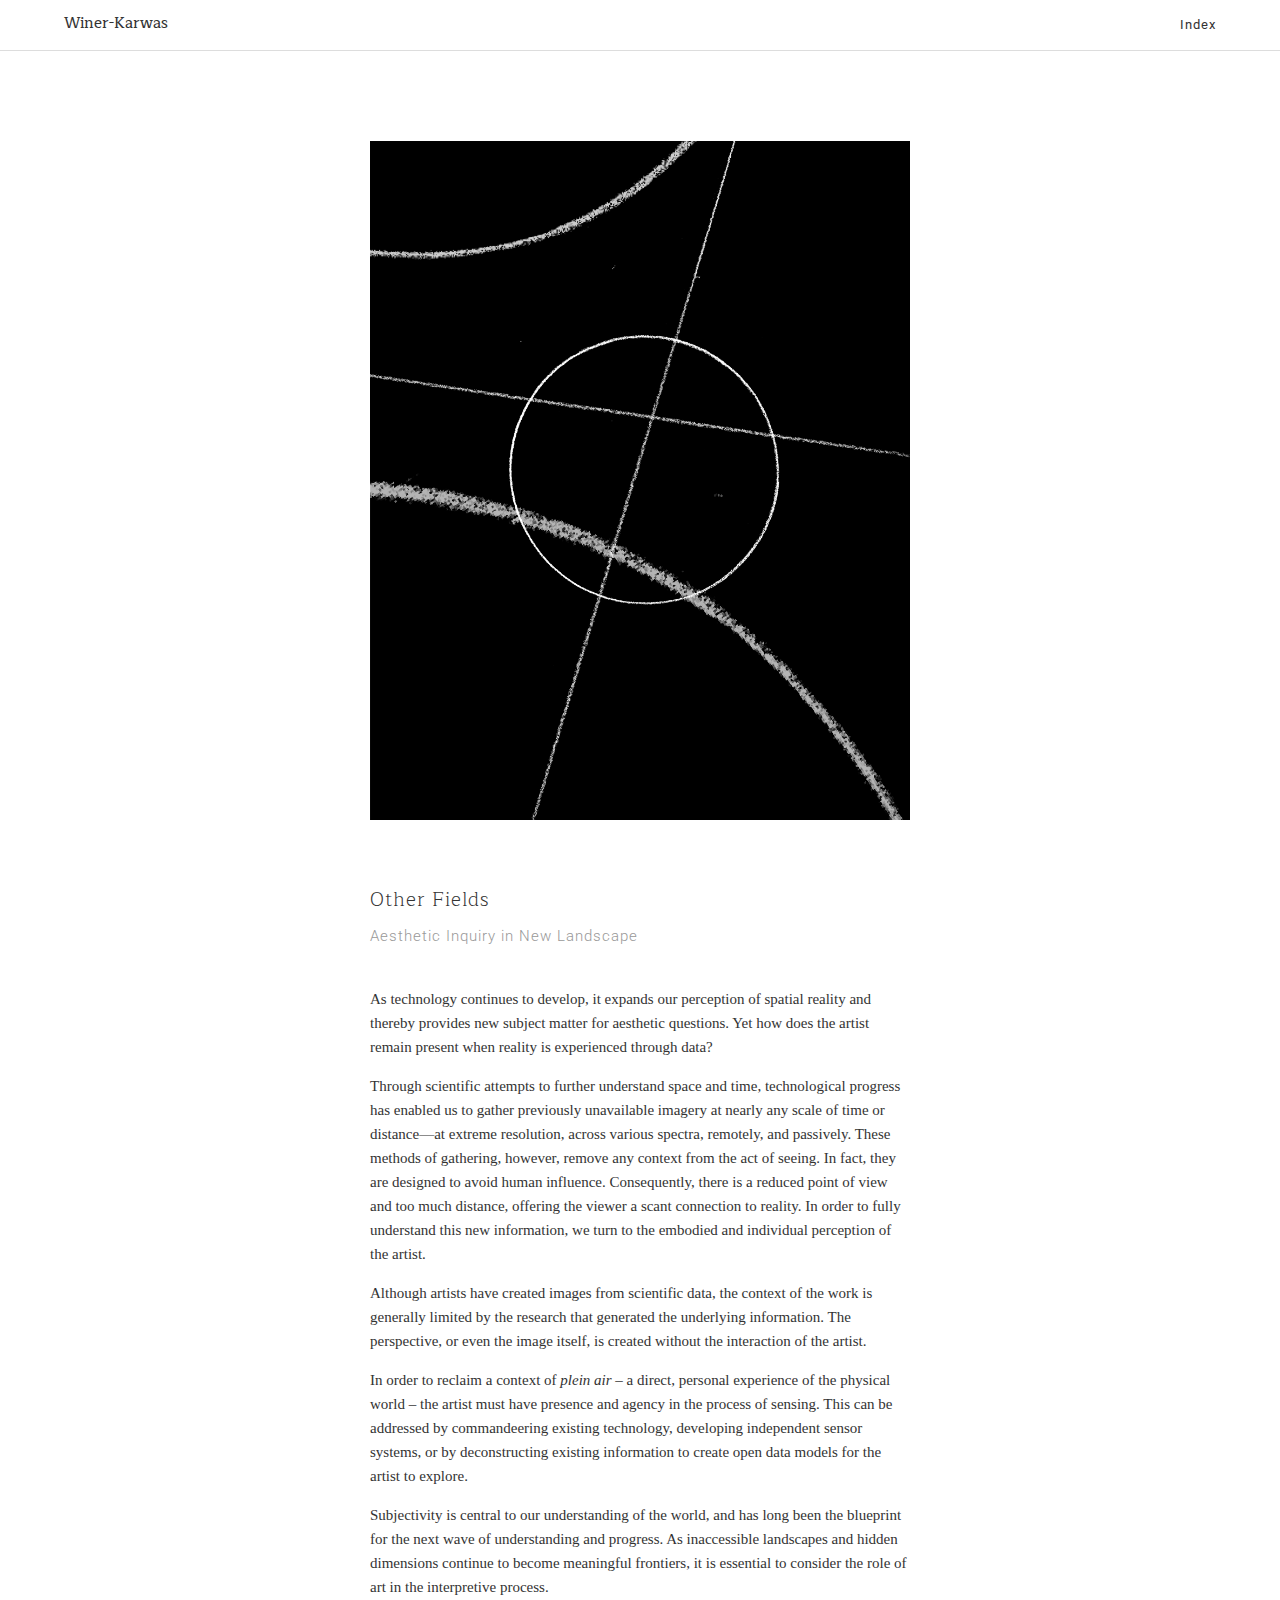
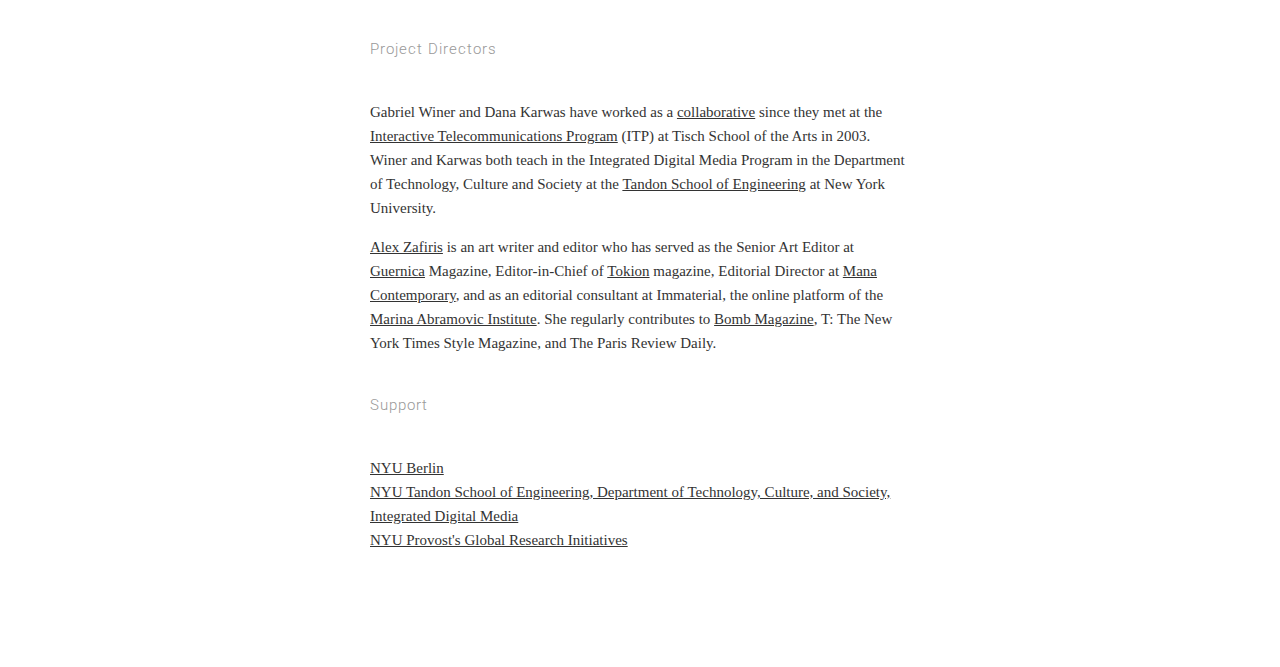
<file: book.html>
<!DOCTYPE html>
<html>

<head>
  <meta name="viewport" content="width=device-width, initial-scale=1.0">
    <meta charset="utf-8">

    <link rel="stylesheet" type="text/css" href="style.css">
    <link href="https://fonts.googleapis.com/css?family=Maitree:500|Roboto:300,400" rel="stylesheet">
    <title>Winer-Karwas</title>
</head>

<body style="margin: 0 0 0 0;">


    <div class="nav">
        <div class="page">
            <div class="navflex">
                <div class="navtext logo"><a href="index.html">Winer-Karwas</a></div>
                <div class="navtext"></div>
                <div class="navtext"><a href="index.html">Index</a></div>
            </div>
        </div>
    </div>

  
  

     

  
  
    <div class="page">
<div class="content_container">
  
     <div class="content_box">
           
            
      
 <img src="night.png">

            <div class="title event">Other Fields</div>
            <div class="subtitle event">Aesthetic Inquiry in New Landscape</div>
       


  

            <p>As technology continues to develop, it expands our perception of spatial reality and thereby provides new subject matter for aesthetic questions. Yet how does the artist remain present when reality is experienced through data?

            </p>
            <p>Through scientific attempts to further understand space and time, technological progress has enabled us to gather previously unavailable imagery at nearly any scale of time or distance—at extreme resolution, across various spectra, remotely, and passively. These methods of gathering, however, remove any context from the act of seeing. In fact, they are designed to avoid human influence. Consequently, there is a reduced point of view and too much distance, offering the viewer a scant connection to reality. In order to fully understand this new information, we turn to the embodied and individual perception of the artist.

            </p>
            <p>Although artists have created images from scientific data, the context of the work is generally limited by the research that generated the underlying information. The perspective, or even the image itself, is created without the interaction of the artist.
            </p>

       <p>In order to reclaim a context of <i>plein air</i> – a direct, personal experience of the physical world – the artist must have presence and agency in the process of sensing. This can be addressed by commandeering existing technology, developing independent sensor systems, or by deconstructing existing information to create open data models for the artist to explore.

            </p>
            <p>Subjectivity is central to our understanding of the world, and has long been the blueprint for the next wave of understanding and progress. As inaccessible landscapes and hidden dimensions continue to become meaningful frontiers, it is essential to consider the role of art in the interpretive process.
    </p>
   
    <div class="subtitle" style="margin-top:40px;">Project Directors</div>


  <p>  Gabriel Winer and Dana Karwas have worked as a  <a href="http://winerkarwas.com" target="_blank">collaborative</a> since they met at the  <a href="http://tisch.nyu.edu/itp" target="_blank">Interactive Telecommunications Program</a> (ITP) at Tisch School of the Arts in 2003.  Winer and Karwas both teach in the Integrated Digital Media Program in the Department of Technology, Culture and Society at the <a href="http://engineering.nyu.edu/" target="_blank">Tandon School of Engineering</a> at New York University. 
</p>
       
       <p>  <a href="http://alexzafaris.com" target="_blank">Alex Zafiris</a> is an art writer and editor who has served as the Senior Art Editor at <a href="https://www.guernicamag.com/" target="_blank">Guernica</a> Magazine, Editor-in-Chief of <a href="https://en.wikipedia.org/wiki/Tokion" target="_blank">Tokion</a> magazine, Editorial Director at <a href="http://manacontemporary.com/" target="_blank">Mana Contemporary</a>, and as an editorial consultant at Immaterial, the online platform of the <a href="https://mai.art/" target="_blank">Marina Abramovic Institute</a>.  She regularly contributes to <a href="http://bombmagazine.org/" target="_blank">Bomb Magazine</a>, T: The New York Times Style Magazine, and The Paris Review Daily.
</p>
       

  <div class="subtitle" style="margin-top:40px;">Support</div>
    <p>  
      <a href="http://www.nyu.edu/berlin.html" target="_blank">NYU Berlin</a><br>
       <a href="http://engineering.nyu.edu/academics/programs/integrated-digital-media-ms" target="_blank">NYU Tandon School of Engineering, Department of Technology, Culture, and Society, Integrated Digital Media</a><br>
      <a href="http://www.nyu.edu/research/provosts-global-research-initiatives.html" target="_blank">NYU Provost's Global Research Initiatives</a><br>
     
</p>
 
    </div>
   </div>
       </div>
</body>

</html>
</file>
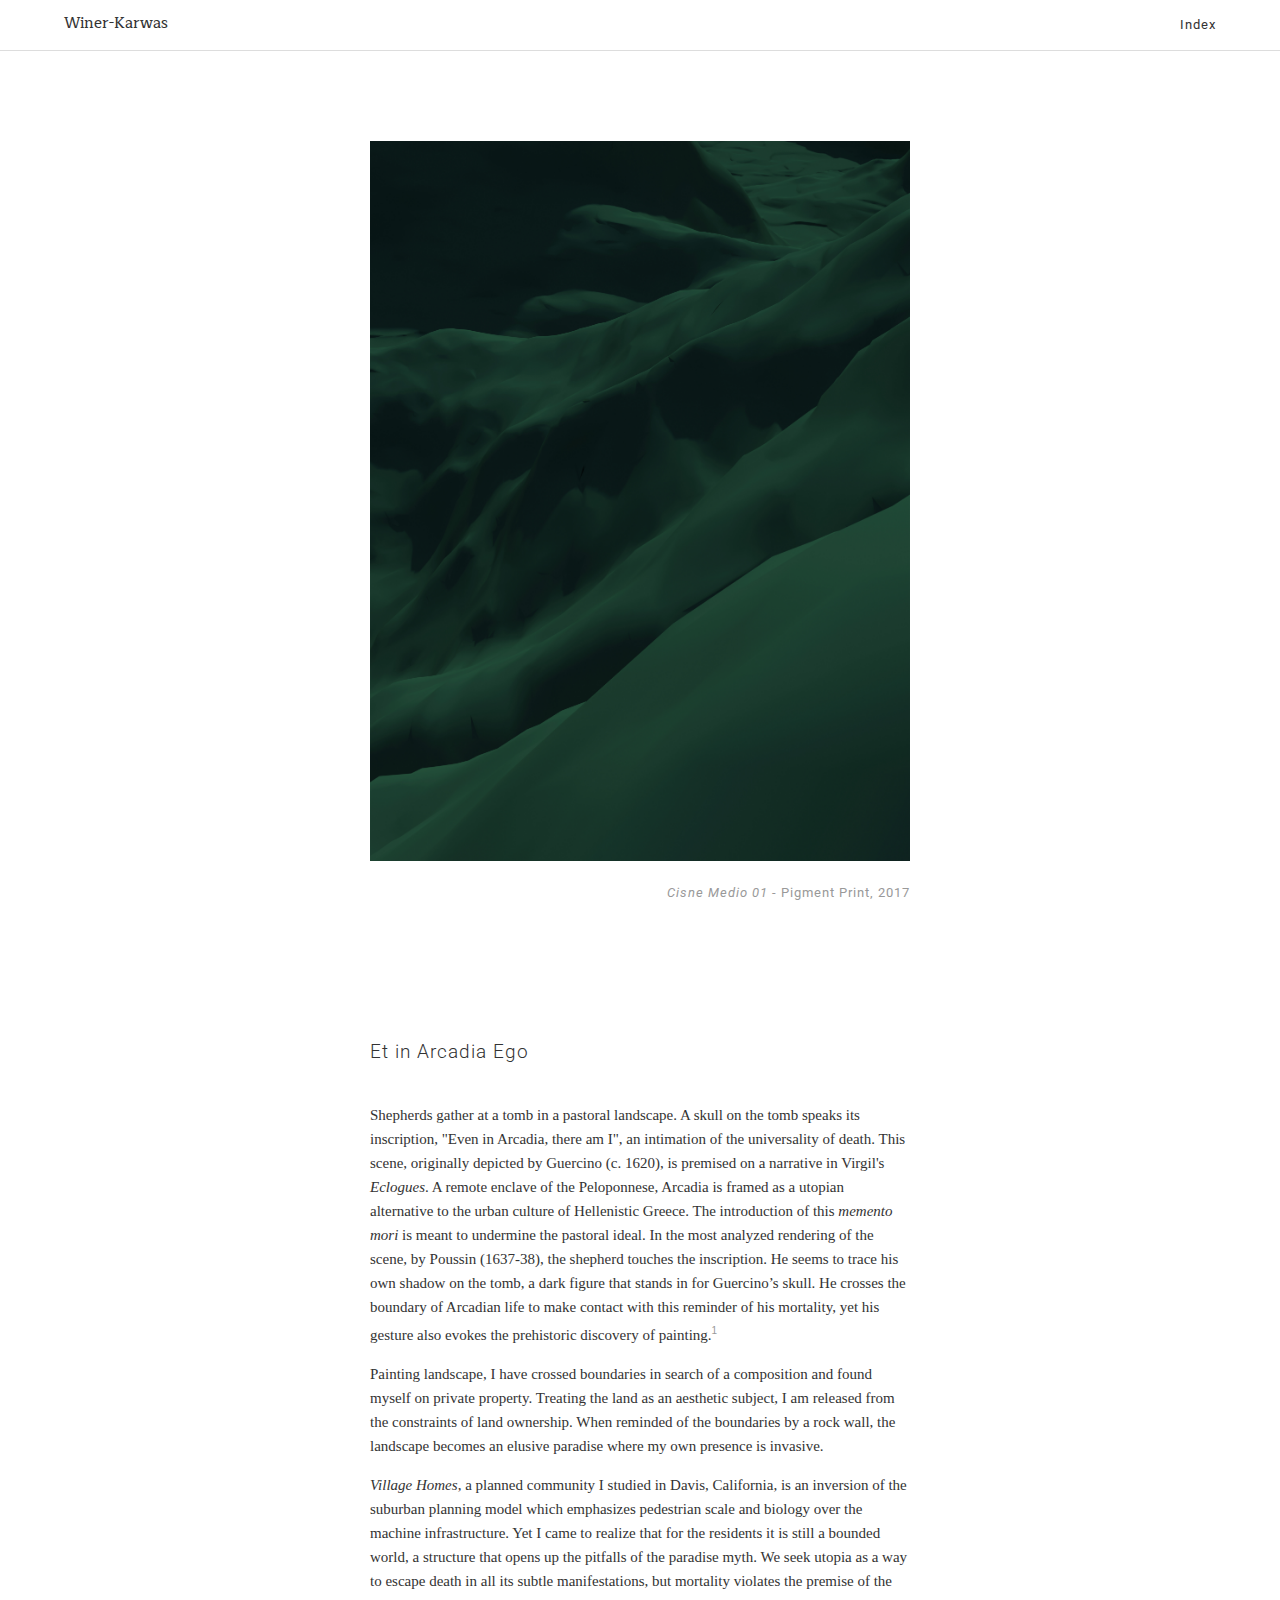
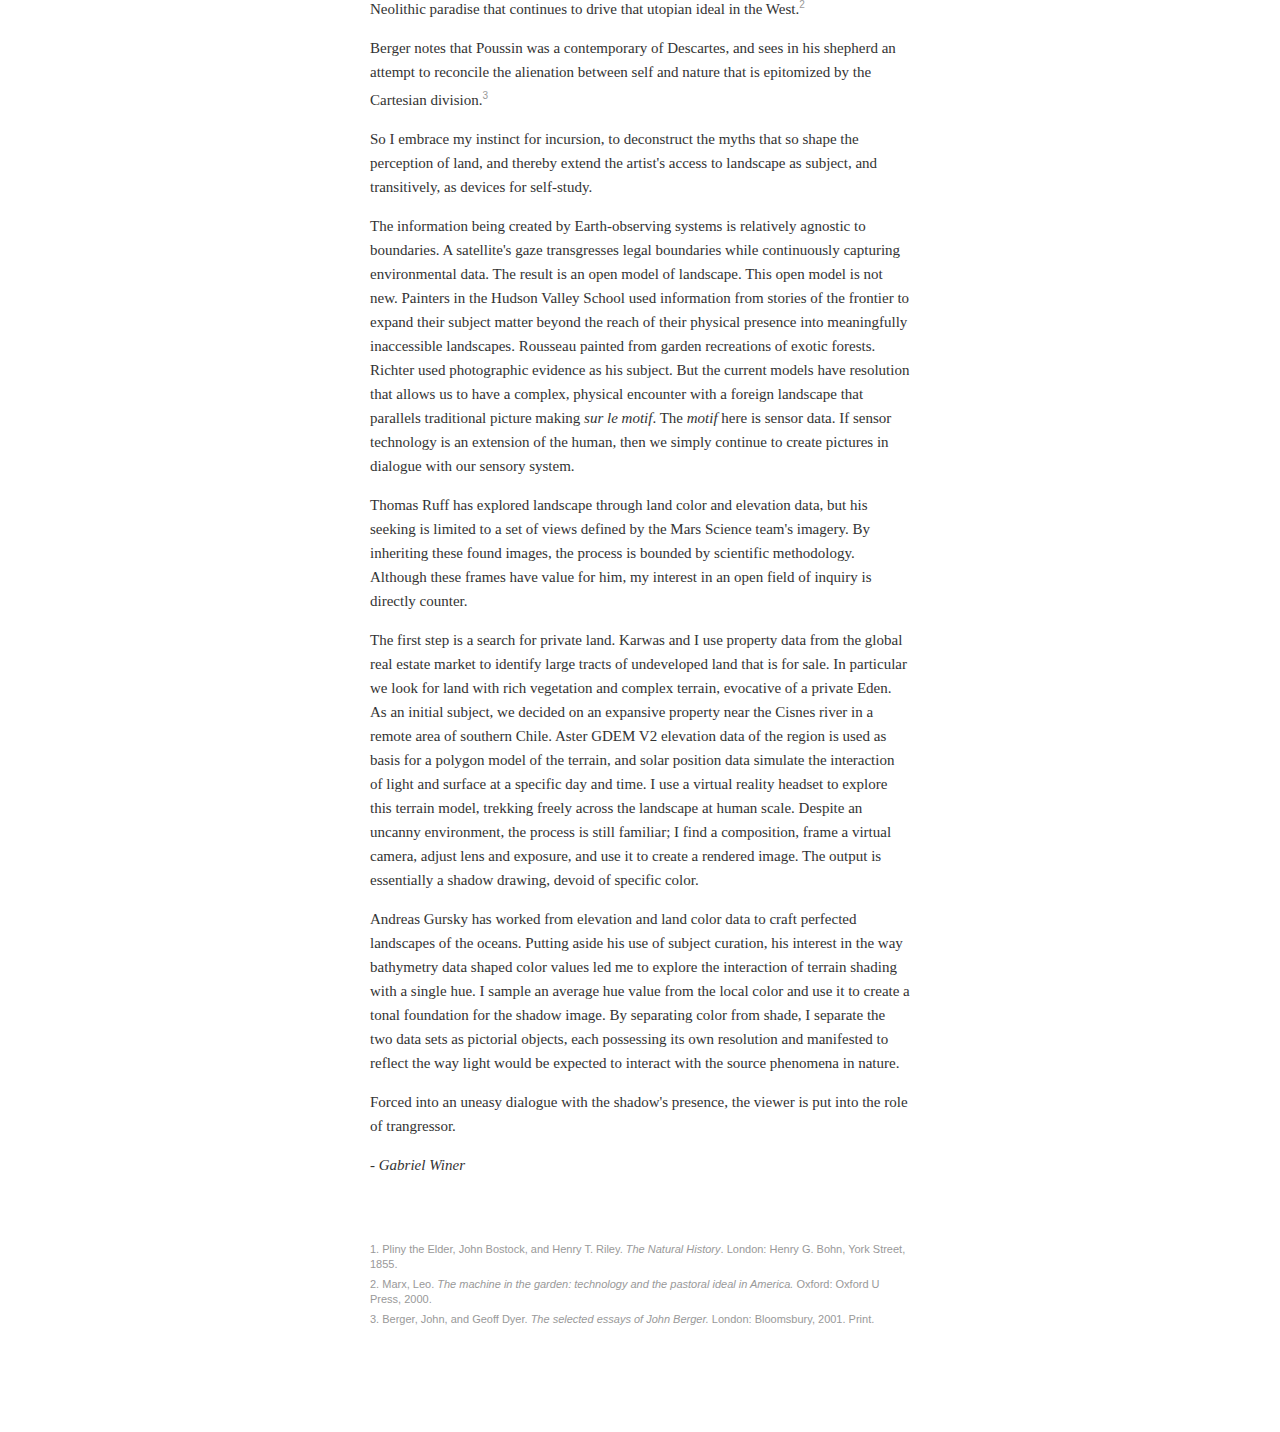
<file: etin.html>
<!DOCTYPE html>
<html>
<head>
  <meta name="viewport" content="width=device-width, initial-scale=1.0">
    <meta charset="utf-8">

<link rel="stylesheet" type="text/css" href="style.css">
<link href="https://fonts.googleapis.com/css?family=Maitree:500|Roboto:300,400" rel="stylesheet">
<title>Winer-Karwas</title>
</head>
<body style="margin: 0 0 0 0;">


       <div class="nav">
            <div class="page">
                <div class="navflex">
                    <div class="navtext logo"><a href="index.html">Winer-Karwas</a></div>
                    <div class="navtext"></div>
                    <div class="navtext"><a href="index.html">Index</a></div>
                </div>
            </div>
        </div>

    <div class="page">
<div class="content_container">
        <div class="content_box">
            <img src="cisne.jpg">
            <div class="caption"><i>Cisne Medio 01</i> - Pigment Print, 2017</div>
        </div>

        <div class="content_box">


            <div class="title">Et in Arcadia Ego</div>

            <p>Shepherds gather at a tomb in a pastoral landscape. A skull on the tomb speaks its inscription, "Even in Arcadia, there am I", an intimation of the universality of death. This scene, originally depicted by Guercino (c. 1620), is premised on
                a narrative in Virgil's <i>Eclogues</i>. A remote enclave of the Peloponnese, Arcadia is framed as a utopian alternative to the urban culture of Hellenistic Greece. The introduction of this <i>memento mori</i> is meant to undermine
                the pastoral ideal. In the most analyzed rendering of the scene, by Poussin (1637-38), the shepherd touches the inscription. He seems to trace his own shadow on the tomb, a dark figure that stands in for Guercino’s skull. He crosses the boundary
                of Arcadian life to make contact with this reminder of his mortality, yet his gesture also evokes the prehistoric discovery of painting.<sup>1</sup>
            </p>

            <p>Painting landscape, I have crossed boundaries in search of a composition and found myself on private property. Treating the land as an aesthetic subject, I am released from the constraints of land ownership. When reminded of the boundaries
                by a rock wall, the landscape becomes an elusive paradise where my own presence is invasive.
            </p>
            <p><i>Village Homes</i>, a planned community I studied in Davis, California, is an inversion of the suburban planning model which emphasizes pedestrian scale and biology over the machine infrastructure. Yet I came to realize that for the residents
                it is still a bounded world, a structure that opens up the pitfalls of the paradise myth. We seek utopia as a way to escape death in all its subtle manifestations, but mortality violates the premise of the Neolithic paradise that continues
                to drive that utopian ideal in the West.<sup>2</sup>

            </p>
            <p>Berger notes that Poussin was a contemporary of Descartes, and sees in his shepherd an attempt to reconcile the alienation between self and nature that is epitomized by the Cartesian division.<sup>3</sup> </p>

              <p>So I embrace my instinct for incursion, to deconstruct
                the myths that so shape the perception of land, and thereby extend the artist's access to landscape as subject, and transitively, as devices for self-study.
            </p>
            <p>The information being created by Earth-observing systems is relatively agnostic to boundaries. A satellite's gaze transgresses legal boundaries while continuously capturing environmental data. The result is an open model of landscape. This
                open model is not new. Painters in the Hudson Valley School used information from stories of the frontier to expand their subject matter beyond the reach of their physical presence into meaningfully inaccessible landscapes. Rousseau
                painted from garden recreations of exotic forests. Richter used photographic evidence as his subject. But the current models have resolution that allows us to have a complex, physical encounter with a foreign landscape that parallels traditional
                picture making <i>sur le motif</i>. The <i>motif</i> here is sensor data. If sensor technology is an extension of the human, then we simply continue to create pictures in dialogue with our sensory system.
            </p>
            <p>Thomas Ruff has explored landscape through land color and elevation data, but his seeking is limited to a set of views defined by the Mars Science team's imagery. By inheriting these found images, the process is bounded by scientific methodology.
                Although these frames have value for him, my interest in an open field of inquiry is directly counter.
            </p>
            <p>The first step is a search for private land. Karwas and I use property data from the global real estate market to identify large tracts of undeveloped land that is for sale. In particular we look for land with rich vegetation and complex terrain,
                evocative of a private Eden. As an initial subject, we decided on an expansive property near the Cisnes river in a remote area of southern Chile. Aster GDEM V2 elevation data of the region is used as basis for a polygon model of the terrain,
                and solar position data simulate the interaction of light and surface at a specific day and time. I use a virtual reality headset to explore this terrain model, trekking freely across the landscape at human scale. Despite an uncanny environment,
                the process is still familiar; I find a composition, frame a virtual camera, adjust lens and exposure, and use it to create a rendered image. The output is essentially a shadow drawing, devoid of specific color.

            </p>
            <p>Andreas Gursky has worked from elevation and land color data to craft perfected landscapes of the oceans. Putting aside his use of subject curation, his interest in the way bathymetry data shaped color values led me to explore the interaction
                of terrain shading with a single hue. I sample an average hue value from the local color and use it to create a tonal foundation for the shadow image. By separating color from shade, I separate the two data sets as
                pictorial objects, each possessing its own resolution and manifested to reflect the way light would be expected to interact with the source phenomena in nature. </p>

            <p>Forced into an uneasy dialogue with the shadow's presence, the viewer is put into the role of trangressor.
            </p>
            <p>- <i>Gabriel Winer</i></p>
            <div class="footnote_container">
                <div class="footnote">1. Pliny the Elder, John Bostock, and Henry T. Riley. <i>The Natural History</i>. London: Henry G. Bohn, York Street, 1855. </div>
                <div class="footnote">2. Marx, Leo. <i>The machine in the garden: technology and the pastoral ideal in America.</i> Oxford: Oxford U Press, 2000.  </div>
                <div class="footnote">3. Berger, John, and Geoff Dyer. <i>The selected essays of John Berger.</i> London: Bloomsbury, 2001. Print. </div>
            </div>

        </div>

</div>
    </div>
</body>
</html>
</file>
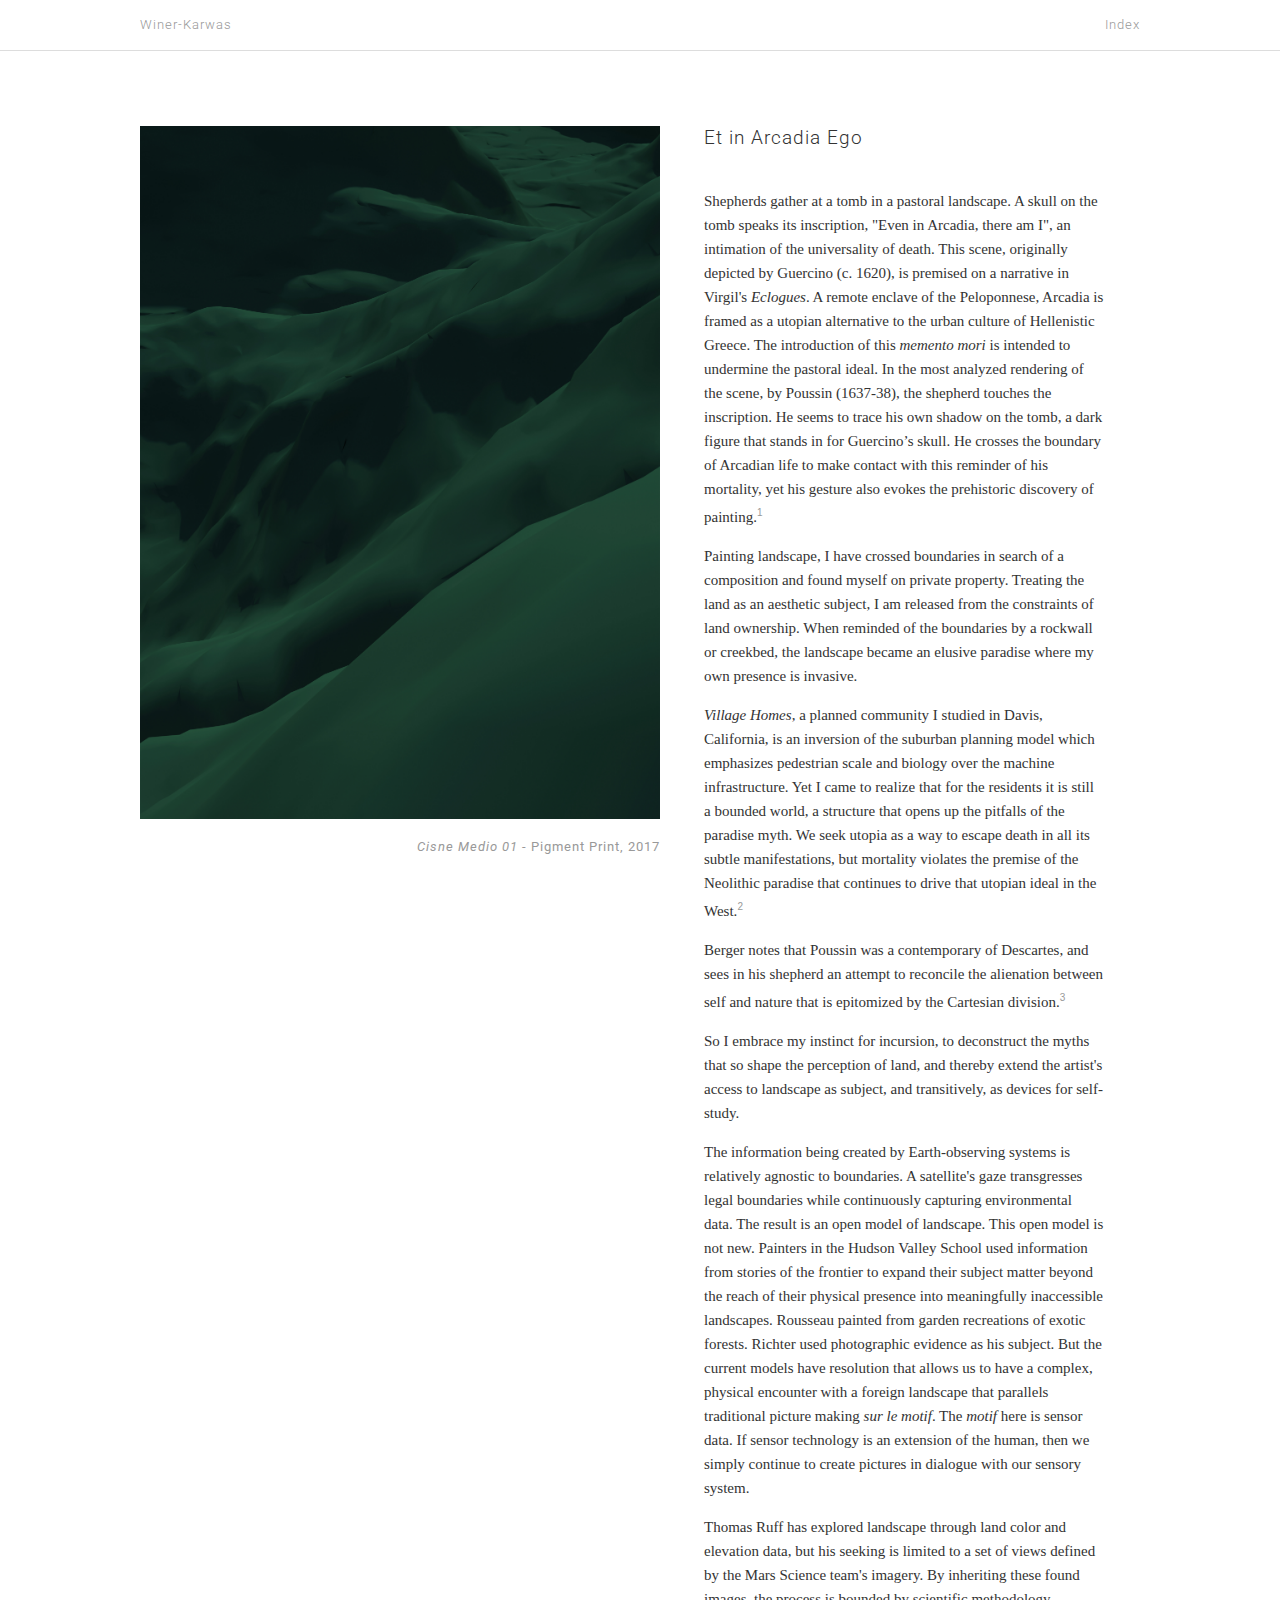
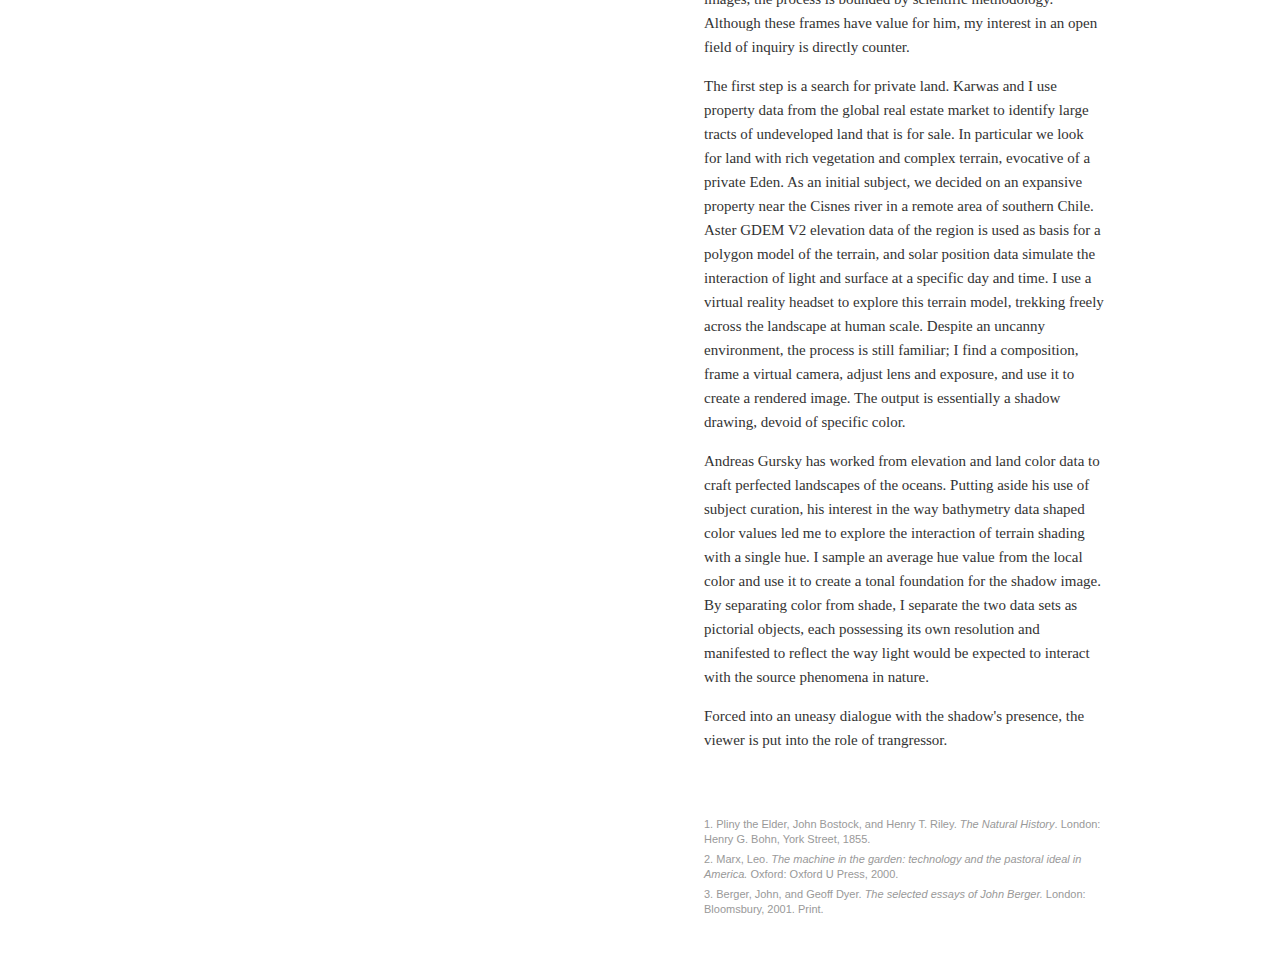
<file: etincopy.html>
<html>
<head>
<link rel="stylesheet" type="text/css" href="style.css">
</head>
<body style="margin: 0 0 0 0;">
    <link href="https://fonts.googleapis.com/css?family=Source+Sans+Pro|Roboto:300,400" rel="stylesheet">

    <div style="border-bottom:1px solid #ddd;height:50px;margin:0 0 75px 0;">
        <div style="margin:0 7%;">
            <div style="margin:0 auto;max-width:1000px;">
                <div style="margin: 0 auto;">
                    <div style="display:inline-block;letter-spacing: 1px;color: #999;text-align:left;margin: 17px auto 0 auto;font-family:Roboto;font-weight:300;font-size:13px;">
                        Winer-Karwas
                    </div>
                    <div style="float:right;letter-spacing: 1px;color: #999;margin: 17px auto 0 auto;font-family:Roboto;font-weight:300;font-size:13px;">
                        <a href="index.html">Index</a>
                    </div>


                </div>
            </div>
        </div>
    </div>

    <div style="margin:0 7%;">
<div style="margin:0 auto;max-width:1000px;">
        <div style="display:inline-block;vertical-align:top;margin: 0 0 50px 0;width:52%;">
            <img src="cisne.jpg" width="100%">
            <div style="margin:20px 0 0 0;letter-spacing: 1px;color: #999;font-family:Roboto;font-weight:400;font-size:13px;text-align:right;"><i>Cisne Medio 01</i> - Pigment Print, 2017</div>
        </div>

        <div style="display:inline-block;vertical-align:top;margin: 0 auto 50px auto;width:40%;padding-left:4%;">


            <div style="margin: 0 0 40px 0;letter-spacing: 1px;color: #333;font-family:Roboto;font-weight:300;font-size:19px;">Et in Arcadia Ego</div>

            <p>Shepherds gather at a tomb in a pastoral landscape. A skull on the tomb speaks its inscription, "Even in Arcadia, there am I", an intimation of the universality of death. This scene, originally depicted by Guercino (c. 1620), is premised on
                a narrative in Virgil's <i>Eclogues</i>. A remote enclave of the Peloponnese, Arcadia is framed as a utopian alternative to the urban culture of Hellenistic Greece. The introduction of this <i>memento mori</i> is intended to undermine
                the pastoral ideal. In the most analyzed rendering of the scene, by Poussin (1637-38), the shepherd touches the inscription. He seems to trace his own shadow on the tomb, a dark figure that stands in for Guercino’s skull. He crosses the boundary
                of Arcadian life to make contact with this reminder of his mortality, yet his gesture also evokes the prehistoric discovery of painting.<sup>1</sup>
            </p>

            <p>Painting landscape, I have crossed boundaries in search of a composition and found myself on private property. Treating the land as an aesthetic subject, I am released from the constraints of land ownership. When reminded of the boundaries
                by a rockwall or creekbed, the landscape became an elusive paradise where my own presence is invasive.
            </p>
            <p><i>Village Homes</i>, a planned community I studied in Davis, California, is an inversion of the suburban planning model which emphasizes pedestrian scale and biology over the machine infrastructure. Yet I came to realize that for the residents
                it is still a bounded world, a structure that opens up the pitfalls of the paradise myth. We seek utopia as a way to escape death in all its subtle manifestations, but mortality violates the premise of the Neolithic paradise that continues
                to drive that utopian ideal in the West.<sup>2</sup>

            </p>
            <p>Berger notes that Poussin was a contemporary of Descartes, and sees in his shepherd an attempt to reconcile the alienation between self and nature that is epitomized by the Cartesian division.<sup>3</sup> </p>

              <p>So I embrace my instinct for incursion, to deconstruct
                the myths that so shape the perception of land, and thereby extend the artist's access to landscape as subject, and transitively, as devices for self-study.
            </p>
            <p>The information being created by Earth-observing systems is relatively agnostic to boundaries. A satellite's gaze transgresses legal boundaries while continuously capturing environmental data. The result is an open model of landscape. This
                open model is not new. Painters in the Hudson Valley School used information from stories of the frontier to expand their subject matter beyond the reach of their physical presence into meaningfully inaccessible landscapes. Rousseau
                painted from garden recreations of exotic forests. Richter used photographic evidence as his subject. But the current models have resolution that allows us to have a complex, physical encounter with a foreign landscape that parallels traditional
                picture making <i>sur le motif</i>. The <i>motif</i> here is sensor data. If sensor technology is an extension of the human, then we simply continue to create pictures in dialogue with our sensory system.
            </p>
            <p>Thomas Ruff has explored landscape through land color and elevation data, but his seeking is limited to a set of views defined by the Mars Science team's imagery. By inheriting these found images, the process is bounded by scientific methodology.
                Although these frames have value for him, my interest in an open field of inquiry is directly counter.
            </p>
            <p>The first step is a search for private land. Karwas and I use property data from the global real estate market to identify large tracts of undeveloped land that is for sale. In particular we look for land with rich vegetation and complex terrain,
                evocative of a private Eden. As an initial subject, we decided on an expansive property near the Cisnes river in a remote area of southern Chile. Aster GDEM V2 elevation data of the region is used as basis for a polygon model of the terrain,
                and solar position data simulate the interaction of light and surface at a specific day and time. I use a virtual reality headset to explore this terrain model, trekking freely across the landscape at human scale. Despite an uncanny environment,
                the process is still familiar; I find a composition, frame a virtual camera, adjust lens and exposure, and use it to create a rendered image. The output is essentially a shadow drawing, devoid of specific color.

            </p>
            <p>Andreas Gursky has worked from elevation and land color data to craft perfected landscapes of the oceans. Putting aside his use of subject curation, his interest in the way bathymetry data shaped color values led me to explore the interaction
                of terrain shading with a single hue. I sample an average hue value from the local color and use it to create a tonal foundation for the shadow image. By separating color from shade, I separate the two data sets as
                pictorial objects, each possessing its own resolution and manifested to reflect the way light would be expected to interact with the source phenomena in nature. </p>

            <p>Forced into an uneasy dialogue with the shadow's presence, the viewer is put into the role of trangressor.
            </p>
            <div class="footnote_container">
                <div class="footnote">1. Pliny the Elder, John Bostock, and Henry T. Riley. <i>The Natural History</i>. London: Henry G. Bohn, York Street, 1855. </div>
                <div class="footnote">2. Marx, Leo. <i>The machine in the garden: technology and the pastoral ideal in America.</i> Oxford: Oxford U Press, 2000.  </div>
                <div class="footnote">3. Berger, John, and Geoff Dyer. <i>The selected essays of John Berger.</i> London: Bloomsbury, 2001. Print. </div>
            </div>

        </div>

</div>
    </div>
</body>
</html>
</file>
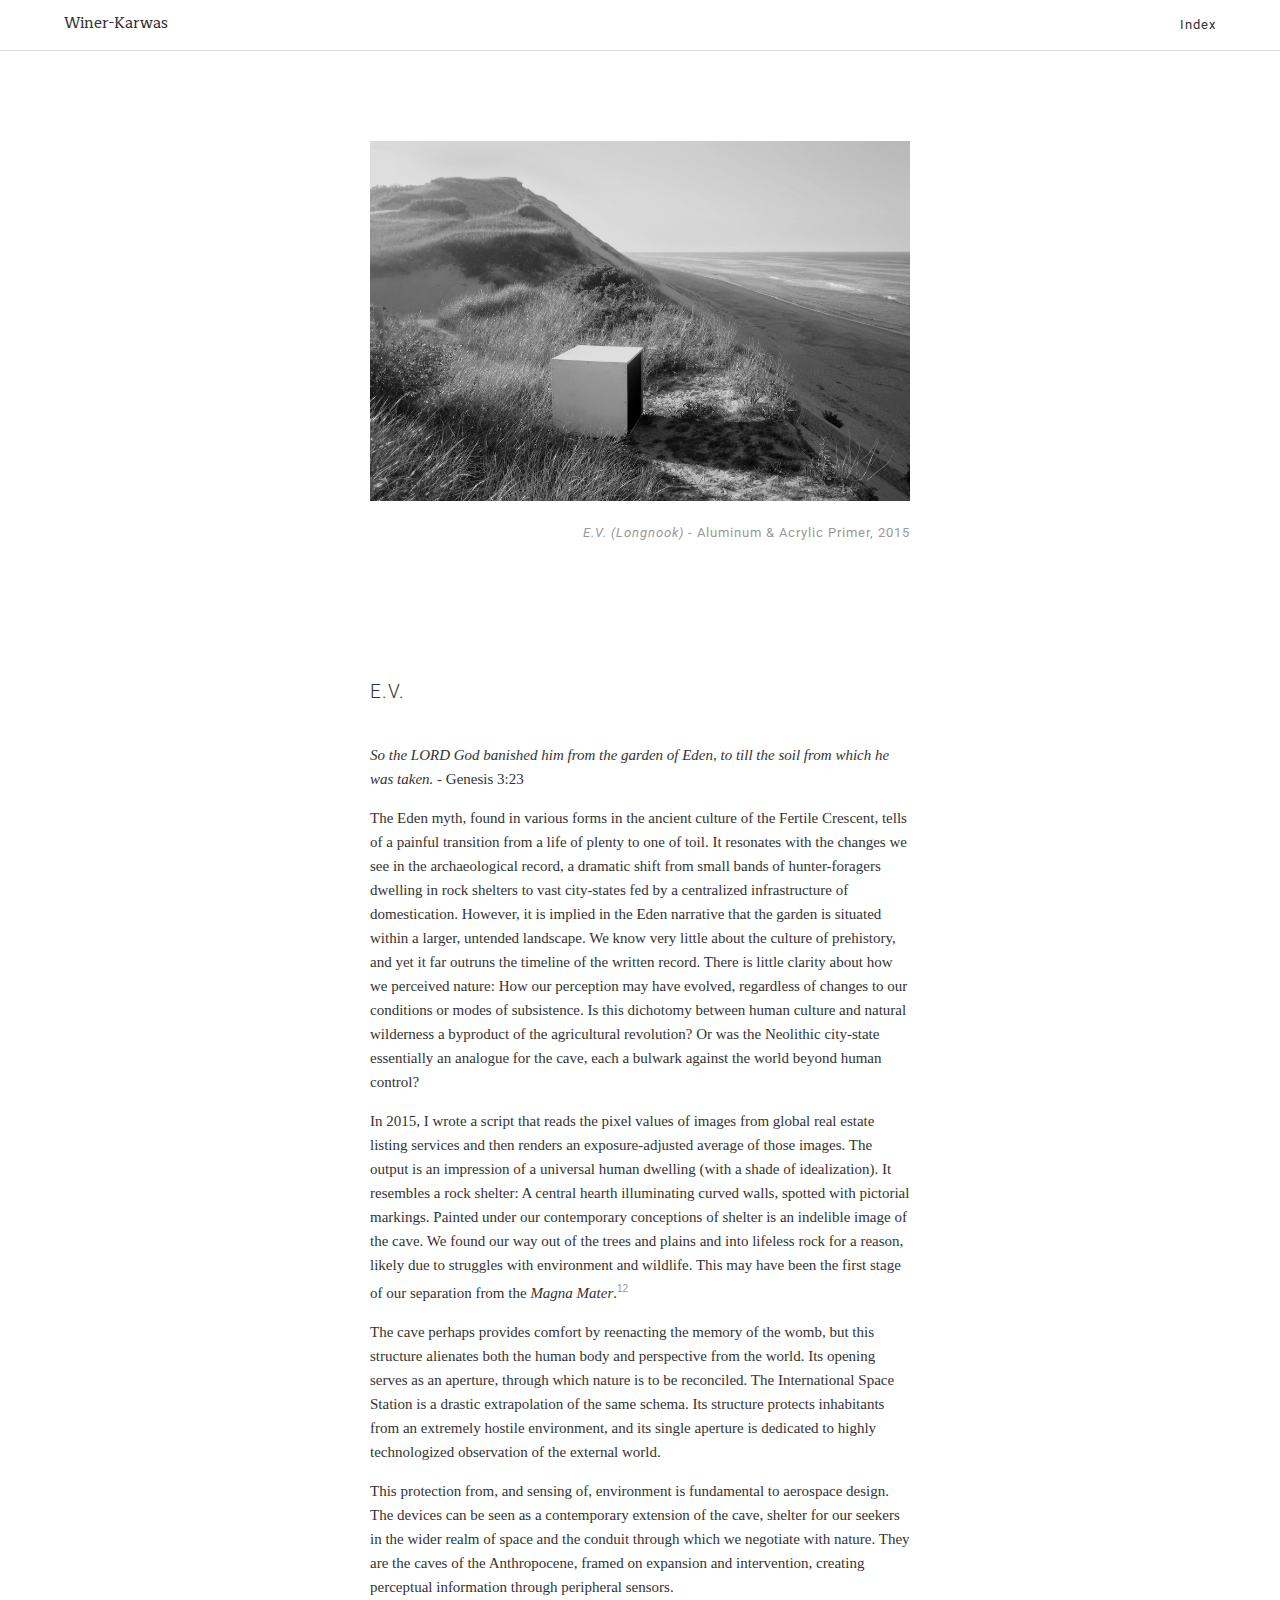
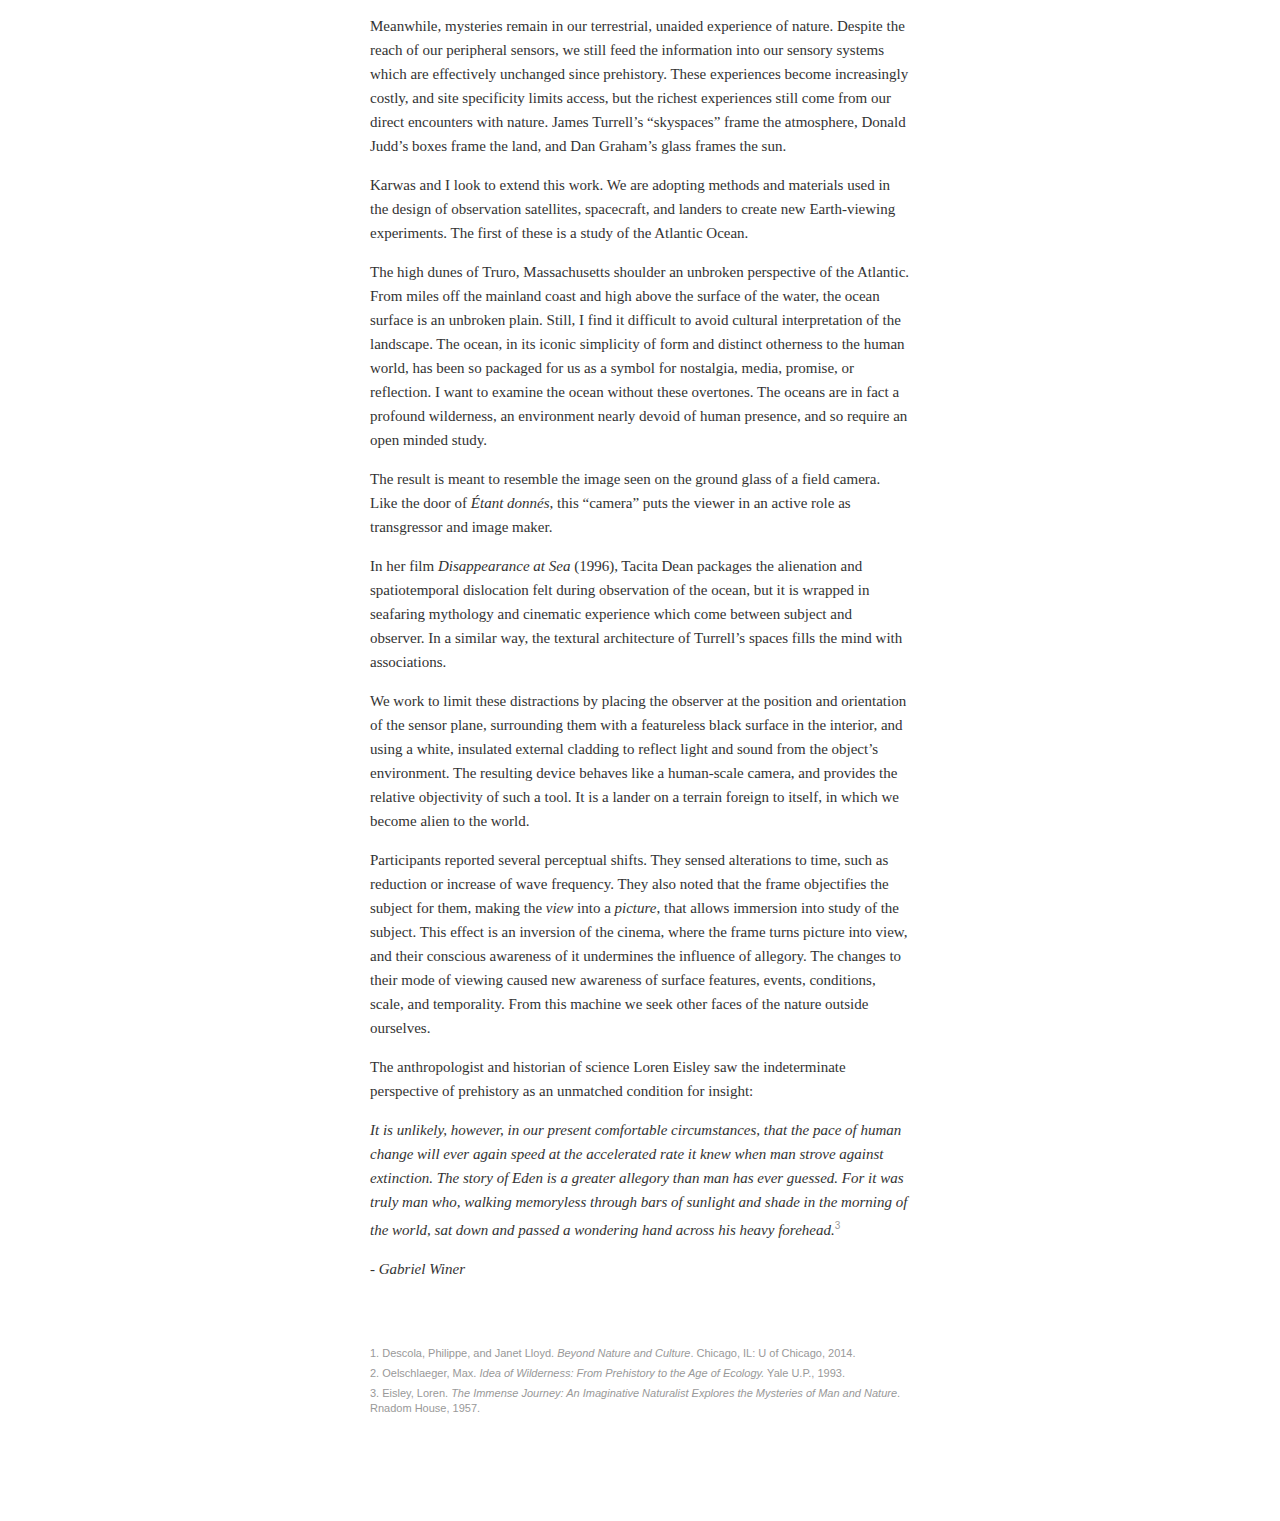
<file: ev.html>
<!DOCTYPE html>
<html>
<head>
  <meta name="viewport" content="width=device-width, initial-scale=1.0">
    <meta charset="utf-8">

<link rel="stylesheet" type="text/css" href="style.css">
<link href="https://fonts.googleapis.com/css?family=Maitree:500|Roboto:300,400" rel="stylesheet">
<title>Winer-Karwas</title>
</head>
<body style="margin: 0 0 0 0;">


       <div class="nav">
            <div class="page">
                <div class="navflex">
                    <div class="navtext logo"><a href="index.html">Winer-Karwas</a></div>
                    <div class="navtext"></div>
                    <div class="navtext"><a href="index.html">Index</a></div>
                </div>
            </div>
        </div>

    <div class="page">
<div class="content_container">
        <div class="content_box">
                <img src="ev.jpg">
                <div class="caption"><i>E.V. (Longnook)</i> - Aluminum & Acrylic Primer, 2015</div>
            </div>

            <div class="content_box">


                <div class="title">E.V.</div>

                <p><i>So the LORD God banished him from the garden of Eden, to till the soil from which he was taken.
                </i>- Genesis 3:23 </p>

                <p>The Eden myth, found in various forms in the ancient culture of the Fertile Crescent, tells of a painful transition from a life of plenty to one of toil. It resonates with the changes we see in the archaeological record, a dramatic shift from
                    small bands of hunter-foragers dwelling in rock shelters to vast city-states fed by a centralized infrastructure of domestication. However, it is implied in the Eden narrative that the garden is situated within a larger, untended landscape.
                    We know very little about the culture of prehistory, and yet it far outruns the timeline of the written record. There is little clarity about how we perceived nature: How our perception may have evolved, regardless of changes to our
                    conditions or modes of subsistence. Is this dichotomy between human culture and natural wilderness a byproduct of the agricultural revolution? Or was the Neolithic city-state essentially an analogue for the cave, each a bulwark against
                    the world beyond human control?
                </p>
                <p>In 2015, I wrote a script that reads the pixel values of images from global real estate listing services and then renders an exposure-adjusted average of those images. The output is an impression of a universal human dwelling (with a shade
                    of idealization). It resembles a rock shelter: A central hearth illuminating curved walls, spotted with pictorial markings. Painted under our contemporary conceptions of shelter is an indelible image of the cave. We found our way out
                    of the trees and plains and into lifeless rock for a reason, likely due to struggles with environment and wildlife. This may have been the first stage of our separation from the <i>Magna Mater</i>.<sup>1</sup><sup>2</sup>
                </p>
                <p>The cave perhaps provides comfort by reenacting the memory of the womb, but this structure alienates both the human body and perspective from the world. Its opening serves as an aperture, through which nature is to be reconciled. The International
                    Space Station is a drastic extrapolation of the same schema. Its structure protects inhabitants from an extremely hostile environment, and its single aperture is dedicated to highly technologized observation of the external world.

                </p>
                <p>This protection from, and sensing of, environment is fundamental to aerospace design. The devices can be seen as a contemporary extension of the cave, shelter for our seekers in the wider realm of space and the conduit through which we
                    negotiate with nature. They are the caves of the Anthropocene, framed on expansion and intervention, creating perceptual information through peripheral sensors. </p>
                <p>Meanwhile, mysteries remain in our terrestrial, unaided experience of nature. Despite the reach of our peripheral sensors, we still feed the information into our sensory systems which are effectively unchanged since prehistory. These experiences
                    become increasingly costly, and site specificity limits access, but the richest experiences still come from our direct encounters with nature. James Turrell’s “skyspaces” frame the atmosphere, Donald Judd’s boxes frame the land, and
                    Dan Graham’s glass frames the sun.
                </p>
                <p>Karwas and I look to extend this work. We are adopting methods and materials used in the design of observation satellites, spacecraft, and landers to create new Earth-viewing experiments. The first of these is a study of the Atlantic Ocean.
                </p>
                <p>The high dunes of Truro, Massachusetts shoulder an unbroken perspective of the Atlantic. From miles off the mainland coast and high above the surface of the water, the ocean surface is an unbroken plain. Still, I find it difficult to avoid
                    cultural interpretation of the landscape. The ocean, in its iconic simplicity of form and distinct otherness to the human world, has been so packaged for us as a symbol for nostalgia, media, promise, or reflection. I want to examine
                    the ocean without these overtones. The oceans are in fact a profound wilderness, an environment nearly devoid of human presence, and so require an open minded study.
                    <p>The result is meant to resemble the image seen on the ground glass of a field camera. Like the door of <i>Étant donnés</i>, this “camera” puts the viewer in an active role as transgressor and image maker.
                    </p>
                    <p>
                        In her film <i>Disappearance at Sea</i> (1996), Tacita Dean packages the alienation and spatiotemporal dislocation felt during observation of the ocean, but it is wrapped in seafaring mythology and cinematic experience which come between subject and observer.
                        In a similar way, the textural architecture of Turrell’s spaces fills the mind with associations.
                    </p>
                    <p>We work to limit these distractions by placing the observer at the position and orientation of the sensor plane, surrounding them with a featureless black surface in the interior, and using a white, insulated external cladding to reflect
                        light and sound from the object’s environment. The resulting device behaves like a human-scale camera, and provides the relative objectivity of such a tool. It is a lander on a terrain foreign to itself, in which we become alien
                        to the world.

                    </p>
                    <p>Participants reported several perceptual shifts. They sensed alterations to time, such as reduction or increase of wave frequency. They also noted that the frame objectifies the subject for them, making the <i>view</i> into a <i>picture</i>, that
                        allows immersion into study of the subject. This effect is an inversion of the cinema, where the frame turns picture into view, and their conscious awareness of it undermines the influence of allegory. The changes to their mode
                        of viewing caused new awareness of surface features, events, conditions, scale, and temporality. From this machine we seek other faces of the nature outside ourselves.
                    </p>
                    <p>The anthropologist and historian of science Loren Eisley saw the indeterminate perspective of prehistory as an unmatched condition for insight:
                    </p>
                    <p><i>It is unlikely, however, in our present comfortable circumstances, that the pace of human change will ever again speed at the accelerated rate it knew when man strove against extinction. The story of Eden is a greater allegory than
                        man has ever guessed. For it was truly man who, walking memoryless through bars of sunlight and shade in the morning of the world, sat down and passed a wondering hand across his heavy forehead.</i><sup>3</sup>
                    </p>
<p>- <i>Gabriel Winer</i></p>
                    <div class="footnote_container">
                        <div class="footnote">1. Descola, Philippe, and Janet Lloyd. <i>Beyond Nature and Culture</i>. Chicago, IL: U of Chicago, 2014.</div>
                        <div class="footnote">2. Oelschlaeger, Max. <i>Idea of Wilderness: From Prehistory to the Age of Ecology.</i> Yale U.P., 1993. </div>
                        <div class="footnote">3. Eisley, Loren. <i>The Immense Journey: An Imaginative Naturalist Explores the Mysteries of Man and Nature</i>. Rnadom House, 1957.</div>
                    </div>

            </div>

        </div>
    </div>
</body>
</html>
</file>
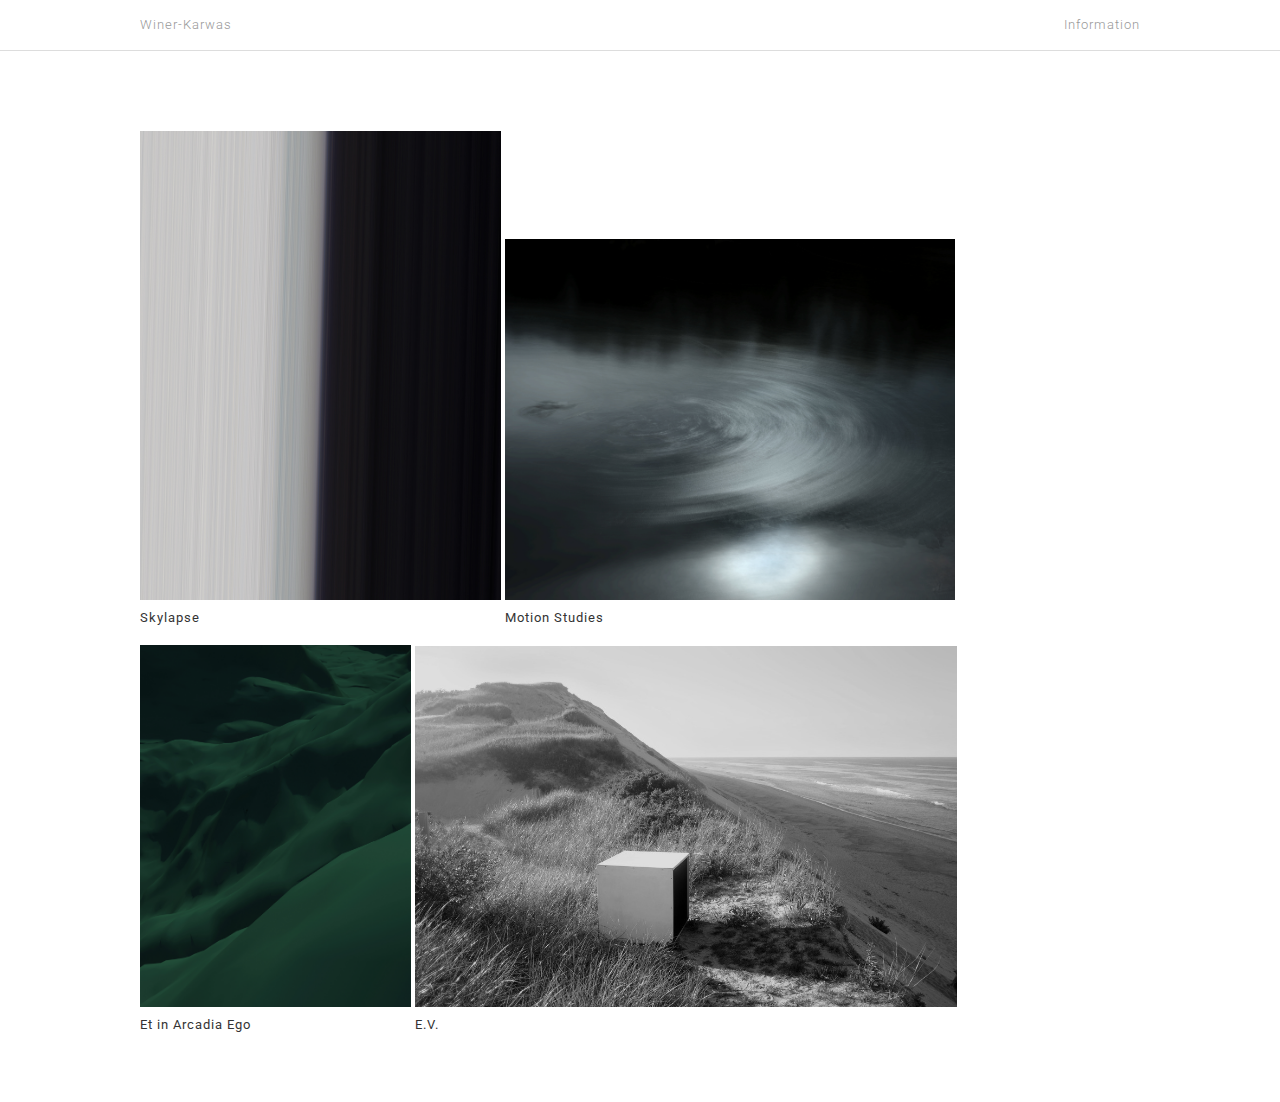
<file: index copy.html>
<html>

<head>
    <link rel="stylesheet" type="text/css" href="style.css">
</head>

<body style="margin: 0 0 0 0;">
    <link href="https://fonts.googleapis.com/css?family=Source+Sans+Pro|Roboto:300,400" rel="stylesheet">

    </style>
    <div style="border-bottom:1px solid #ddd;height:50px;margin:0 0 80px 0;">
        <div style="margin:0 7%;">
            <div style="margin:0 auto;max-width:1000px;">
                <div style="margin: 0 auto;">
                    <div style="display:inline-block;letter-spacing: 1px;color: #999;text-align:left;margin: 17px auto 0 auto;font-family:Roboto;font-weight:300;font-size:13px;">
                        Winer-Karwas
                    </div>
                    <div style="float:right;letter-spacing: 1px;color: #999;margin: 17px auto 0 auto;font-family:Roboto;font-weight:300;font-size:13px;">
                        Information
                    </div>


                </div>
            </div>
        </div>
    </div>

    <div style="margin:0 7%;">
        <div style="margin: 50px auto;max-width:1000px;">

          <a href="sky.html">
              <div style="display:inline-block;max-height:450px;max-width:361px;padding-bottom:20px;">
                  <img src="sene.jpg" style="width:100%;">
                  <div style="margin:10px 0 0 0;letter-spacing: 1px;color: #333;font-family:Roboto;font-weight:400;font-size:13px;text-align:left;">Skylapse</div>
              </div>
          </a>
            <a href="motion.html">
                <div style="display:inline-block;max-height:450px;max-width:450px;padding-bottom:20px;">
                    <img src="ice.jpg" style="width:100%;">
                    <div style="margin:10px 0 0 0;letter-spacing: 1px;color: #333;font-family:Roboto;font-weight:400;font-size:13px;text-align:left;">Motion Studies</div>
                </div>
            </a>


            <a href="etin.html">
                <div style="display:inline-block;max-height:450px;max-width:271px;padding-bottom:20px;">
                    <img src="cisne.jpg" style="width:100%;">
                    <div style="margin:10px 0 0 0;letter-spacing: 1px;color: #333;font-family:Roboto;font-weight:400;font-size:13px;text-align:left;">Et in Arcadia Ego</div>
                </div>
            </a>
            <a href="ev.html">
                <div style="display:inline-block;max-height:450px;max-width:542px;padding-bottom:20px;">
                    <img src="eve.jpg" style="width:100%;">
                    <div style="margin:10px 0 0 0;letter-spacing: 1px;color: #333;font-family:Roboto;font-weight:400;font-size:13px;text-align:left;">E.V.</div>
                </div>
            </a>









        </div>

    </div>
</body>

</html>
</file>
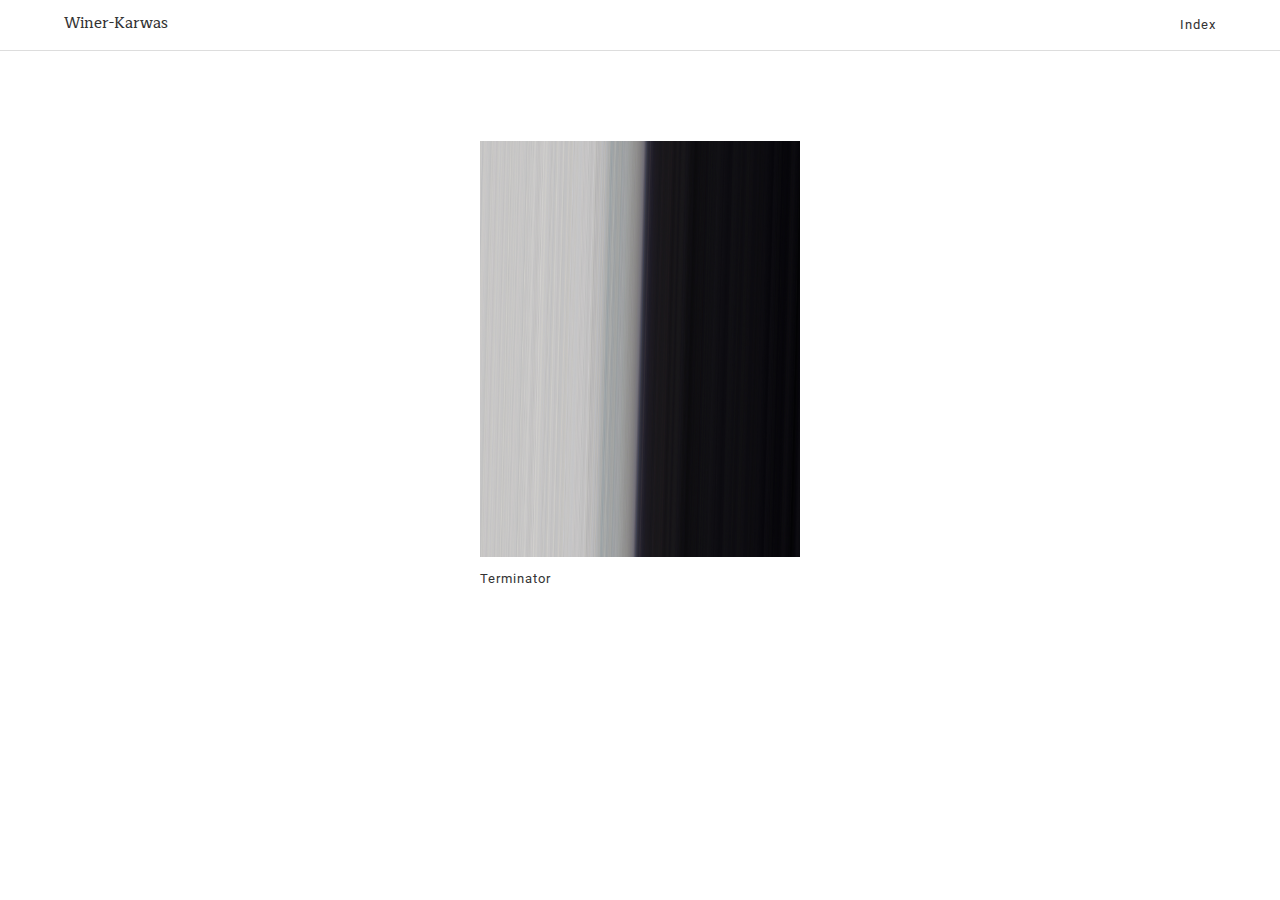
<file: index_flex.html>
<!DOCTYPE html>
<html>

<head>
    <meta name="viewport" content="width=device-width, initial-scale=1.0">
    <meta charset="utf-8">

    <link rel="stylesheet" type="text/css" href="style.css">
    <link href="https://fonts.googleapis.com/css?family=Maitree:500|Roboto:300,400" rel="stylesheet">
    <title>Winer-Karwas</title>

</head>

<body style="margin: 0 0 0 0;">


    <div class="nav">
        <div class="page">
            <div class="navflex">
                <div class="navtext logo"><a href="index.html">Winer-Karwas</a></div>
                <div class="navtext"></div>
                <div class="navtext"><a href="index.html">Index</a></div>
            </div>
        </div>
    </div>

    <div class="page">
        <div class="thumb_container">


            <div class="thumb">
                <a href="terminator.html">
                    <img src="sene.jpg">
                    <div class="thumb_title">Terminator</div>
                </a>
            </div>











        </div>

    </div>
</body>

</html>
</file>
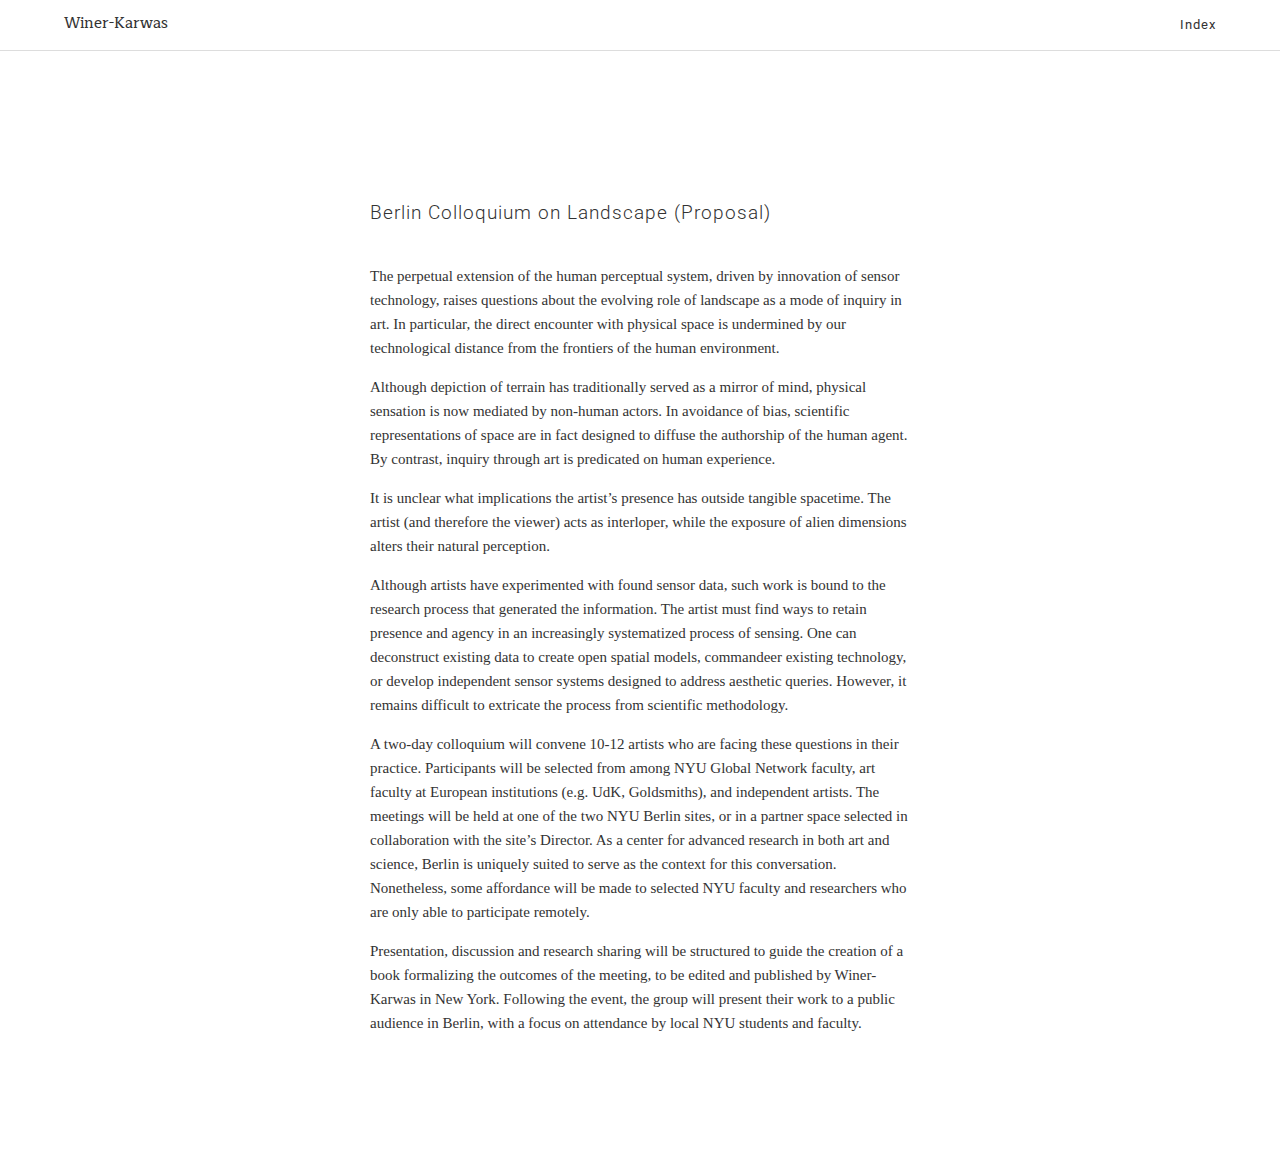
<file: landscape.html>
<!DOCTYPE html>
<html>

<head>
  <meta name="viewport" content="width=device-width, initial-scale=1.0">
    <meta charset="utf-8">

    <link rel="stylesheet" type="text/css" href="style.css">
    <link href="https://fonts.googleapis.com/css?family=Maitree:500|Roboto:300,400" rel="stylesheet">
    <title>Winer-Karwas</title>
</head>

<body style="margin: 0 0 0 0;">


    <div class="nav">
        <div class="page">
            <div class="navflex">
                <div class="navtext logo"><a href="index.html">Winer-Karwas</a></div>
                <div class="navtext"></div>
                <div class="navtext"><a href="index.html">Index</a></div>
            </div>
        </div>
    </div>

    <div class="page">
<div class="content_container">
        <div class="content_box">


            <div class="title">Berlin Colloquium on Landscape (Proposal)</div>

            <p>The perpetual extension of the human perceptual system, driven by innovation of sensor technology, raises questions about the evolving role of landscape as a mode of inquiry in art. In particular, the direct encounter with physical space is
                undermined by our technological distance from the frontiers of the human environment.
            </p>

            <p>Although depiction of terrain has traditionally served as a mirror of mind, physical sensation is now mediated by non-human actors. In avoidance of bias, scientific representations of space are in fact designed to diffuse the authorship of
                the human agent. By contrast, inquiry through art is predicated on human experience.

            </p>
            <p>It is unclear what implications the artist’s presence has outside tangible spacetime. The artist (and therefore the viewer) acts as interloper, while the exposure of alien dimensions alters their natural perception.

            </p>
            <p>Although artists have experimented with found sensor data, such work is bound to the research process that generated the information. The artist must find ways to retain presence and agency in an increasingly systematized process of sensing.
                One can deconstruct existing data to create open spatial models, commandeer existing technology, or develop independent sensor systems designed to address aesthetic queries. However, it remains difficult to extricate the process from scientific
                methodology.
            </p>

            <p>A two-day colloquium will convene 10-12 artists who are facing these questions in their practice. Participants will be selected from among NYU Global Network faculty, art faculty at European institutions (e.g. UdK, Goldsmiths), and independent artists. The meetings will be held at one of the two NYU Berlin sites, or in a partner space selected in collaboration with the site’s Director. As a center for advanced research in both art and science, Berlin is uniquely
                suited to serve as the context for this conversation. Nonetheless, some affordance will be made to selected NYU faculty and researchers who are only able to participate remotely.

            </p>
            <p>Presentation, discussion and research sharing will be structured to guide the creation of a book formalizing the outcomes of the meeting, to be edited and published by Winer-Karwas in New York. Following the event, the group will present their work to a
                public audience in Berlin, with a focus on attendance by local NYU students and faculty.
            </p>

        </div>

    </div>
    </div>
</body>

</html>
</file>
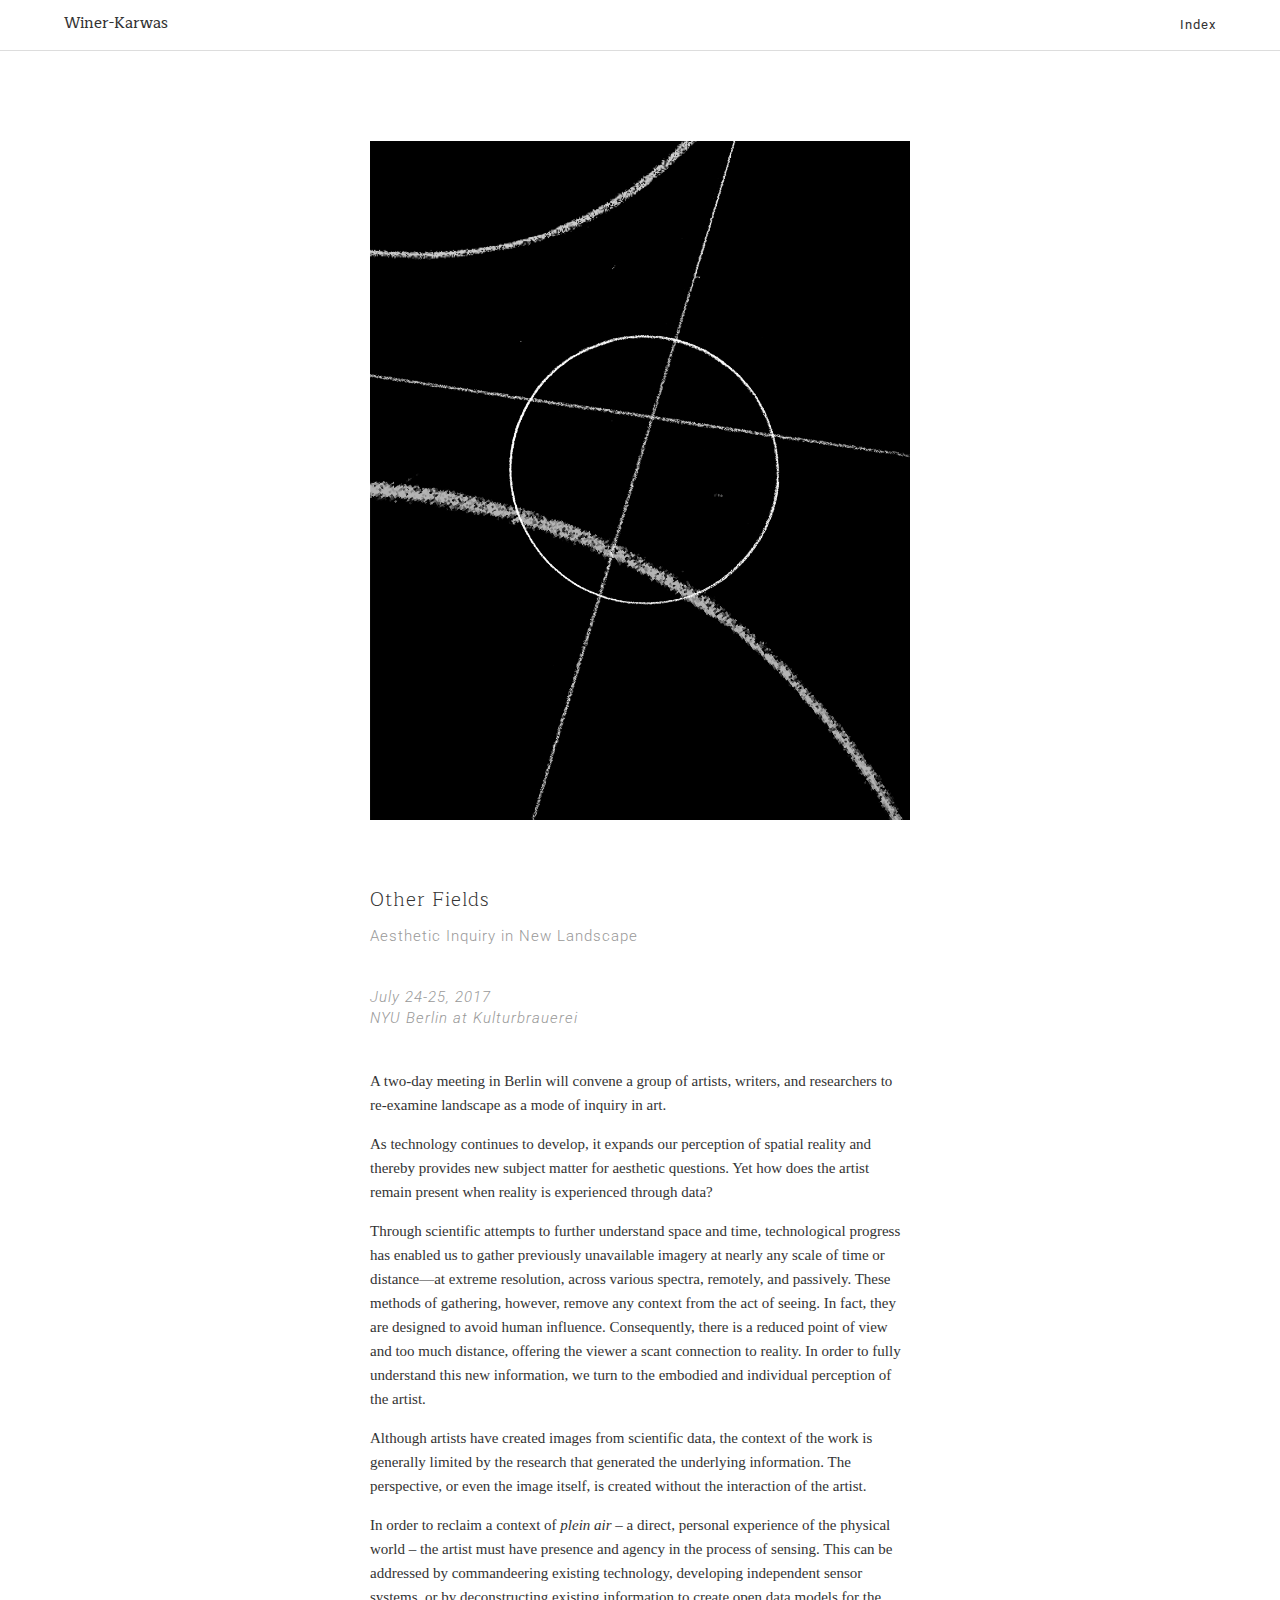
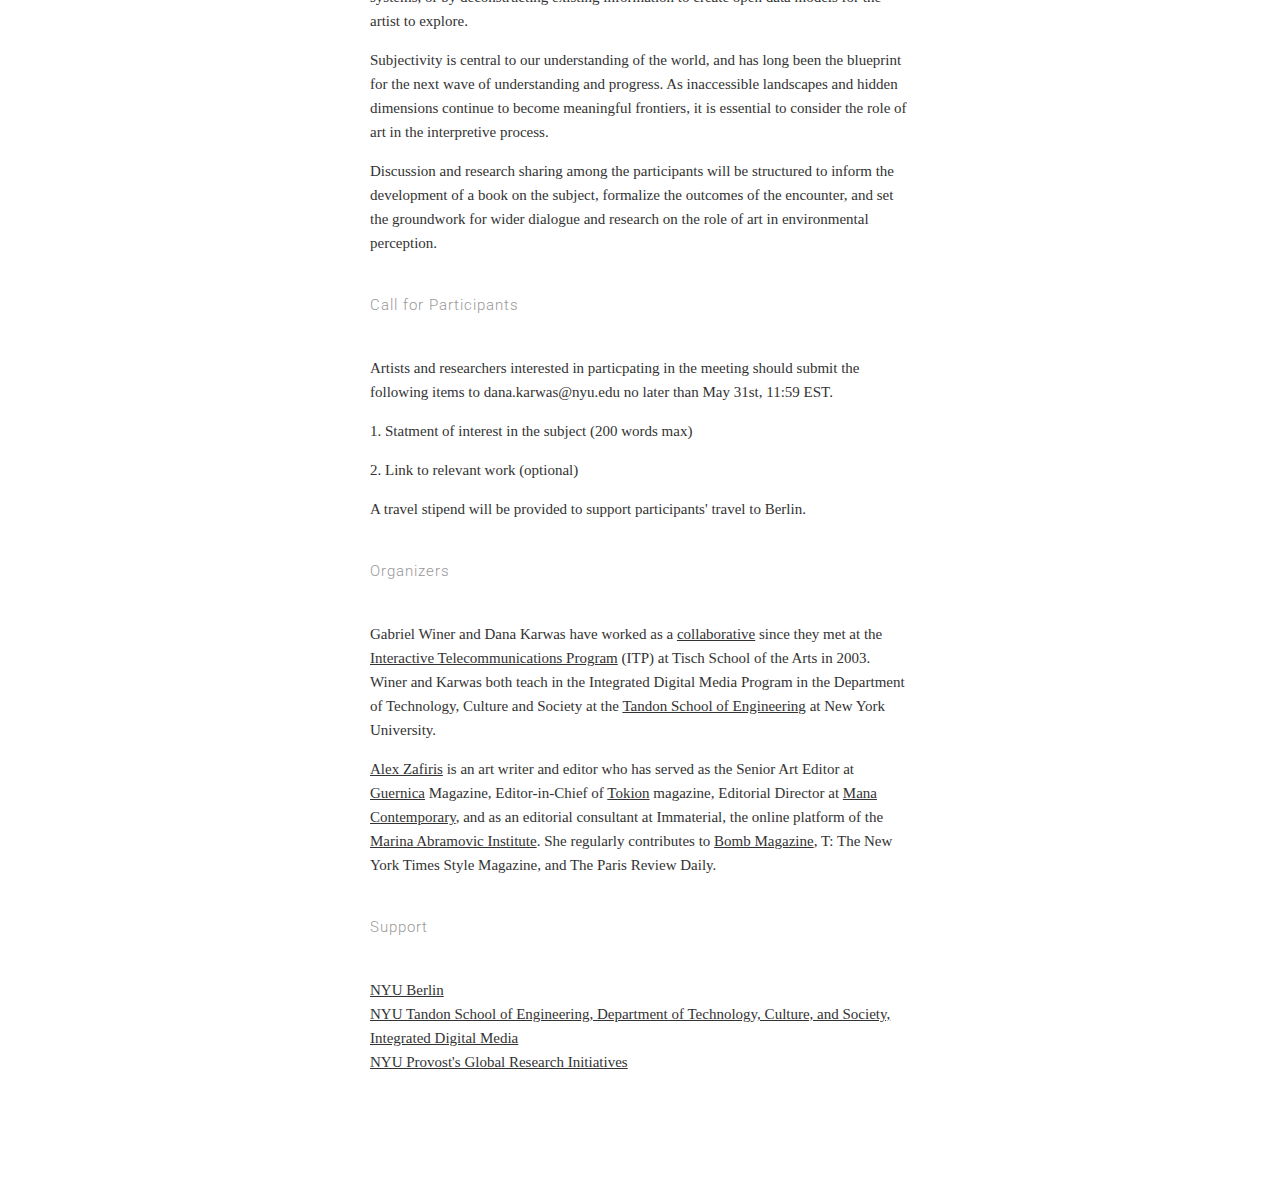
<file: meeting2.html>
<!DOCTYPE html>
<html>

<head>
  <meta name="viewport" content="width=device-width, initial-scale=1.0">
    <meta charset="utf-8">

    <link rel="stylesheet" type="text/css" href="style.css">
    <link href="https://fonts.googleapis.com/css?family=Maitree:500|Roboto:300,400" rel="stylesheet">
    <title>Winer-Karwas</title>
</head>

<body style="margin: 0 0 0 0;">


    <div class="nav">
        <div class="page">
            <div class="navflex">
                <div class="navtext logo"><a href="index.html">Winer-Karwas</a></div>
                <div class="navtext"></div>
                <div class="navtext"><a href="index.html">Index</a></div>
            </div>
        </div>
    </div>

  
  

     

  
  
    <div class="page">
<div class="content_container">
  
     <div class="content_box">
           
            
      
 <img src="night.png">

            <div class="title event">Other Fields</div>
            <div class="subtitle event">Aesthetic Inquiry in New Landscape</div>

            <div class="subtitle"><i>July 24-25, 2017<br>
              NYU Berlin at Kulturbrauerei
</i>
</div>
       


            <p>A two-day meeting in Berlin will convene a group of artists, writers, and researchers to re-examine landscape as a mode of inquiry in art.
  </p>

            <p>As technology continues to develop, it expands our perception of spatial reality and thereby provides new subject matter for aesthetic questions. Yet how does the artist remain present when reality is experienced through data?

            </p>
            <p>Through scientific attempts to further understand space and time, technological progress has enabled us to gather previously unavailable imagery at nearly any scale of time or distance—at extreme resolution, across various spectra, remotely, and passively. These methods of gathering, however, remove any context from the act of seeing. In fact, they are designed to avoid human influence. Consequently, there is a reduced point of view and too much distance, offering the viewer a scant connection to reality. In order to fully understand this new information, we turn to the embodied and individual perception of the artist.

            </p>
            <p>Although artists have created images from scientific data, the context of the work is generally limited by the research that generated the underlying information. The perspective, or even the image itself, is created without the interaction of the artist.
            </p>

       <p>In order to reclaim a context of <i>plein air</i> – a direct, personal experience of the physical world – the artist must have presence and agency in the process of sensing. This can be addressed by commandeering existing technology, developing independent sensor systems, or by deconstructing existing information to create open data models for the artist to explore.

            </p>
            <p>Subjectivity is central to our understanding of the world, and has long been the blueprint for the next wave of understanding and progress. As inaccessible landscapes and hidden dimensions continue to become meaningful frontiers, it is essential to consider the role of art in the interpretive process.
    </p>
    <p>  Discussion and research sharing among the participants will be structured to inform the development of a book on the subject, formalize the outcomes of the encounter, and set the groundwork for wider dialogue and research on the role of art in environmental perception.
</p>
          <div class="subtitle" style="margin-top:40px;">Call for Participants</div>
    <p>  
  Artists and researchers interested in particpating in the meeting should submit the following items to dana.karwas@nyu.edu no later than May 31st, 11:59 EST. 
</p><p>
1. Statment of interest in the subject (200 words max)
</p><p>
2. Link to relevant work (optional)
</p><p>
A travel stipend will be provided to support participants' travel to Berlin.
</p>

  
    <div class="subtitle" style="margin-top:40px;">Organizers</div>


  <p>  Gabriel Winer and Dana Karwas have worked as a  <a href="http://winerkarwas.com" target="_blank">collaborative</a> since they met at the  <a href="http://tisch.nyu.edu/itp" target="_blank">Interactive Telecommunications Program</a> (ITP) at Tisch School of the Arts in 2003.  Winer and Karwas both teach in the Integrated Digital Media Program in the Department of Technology, Culture and Society at the <a href="http://engineering.nyu.edu/" target="_blank">Tandon School of Engineering</a> at New York University. 
</p>
       
       <p>  <a href="http://alexzafaris.com" target="_blank">Alex Zafiris</a> is an art writer and editor who has served as the Senior Art Editor at <a href="https://www.guernicamag.com/" target="_blank">Guernica</a> Magazine, Editor-in-Chief of <a href="https://en.wikipedia.org/wiki/Tokion" target="_blank">Tokion</a> magazine, Editorial Director at <a href="http://manacontemporary.com/" target="_blank">Mana Contemporary</a>, and as an editorial consultant at Immaterial, the online platform of the <a href="https://mai.art/" target="_blank">Marina Abramovic Institute</a>.  She regularly contributes to <a href="http://bombmagazine.org/" target="_blank">Bomb Magazine</a>, T: The New York Times Style Magazine, and The Paris Review Daily.
</p>
       

  <div class="subtitle" style="margin-top:40px;">Support</div>
    <p>  
      <a href="http://www.nyu.edu/berlin.html" target="_blank">NYU Berlin</a><br>
       <a href="http://engineering.nyu.edu/academics/programs/integrated-digital-media-ms" target="_blank">NYU Tandon School of Engineering, Department of Technology, Culture, and Society, Integrated Digital Media</a><br>
      <a href="http://www.nyu.edu/research/provosts-global-research-initiatives.html" target="_blank">NYU Provost's Global Research Initiatives</a><br>
     
</p>
 
    </div>
   </div>
       </div>
</body>

</html>
</file>
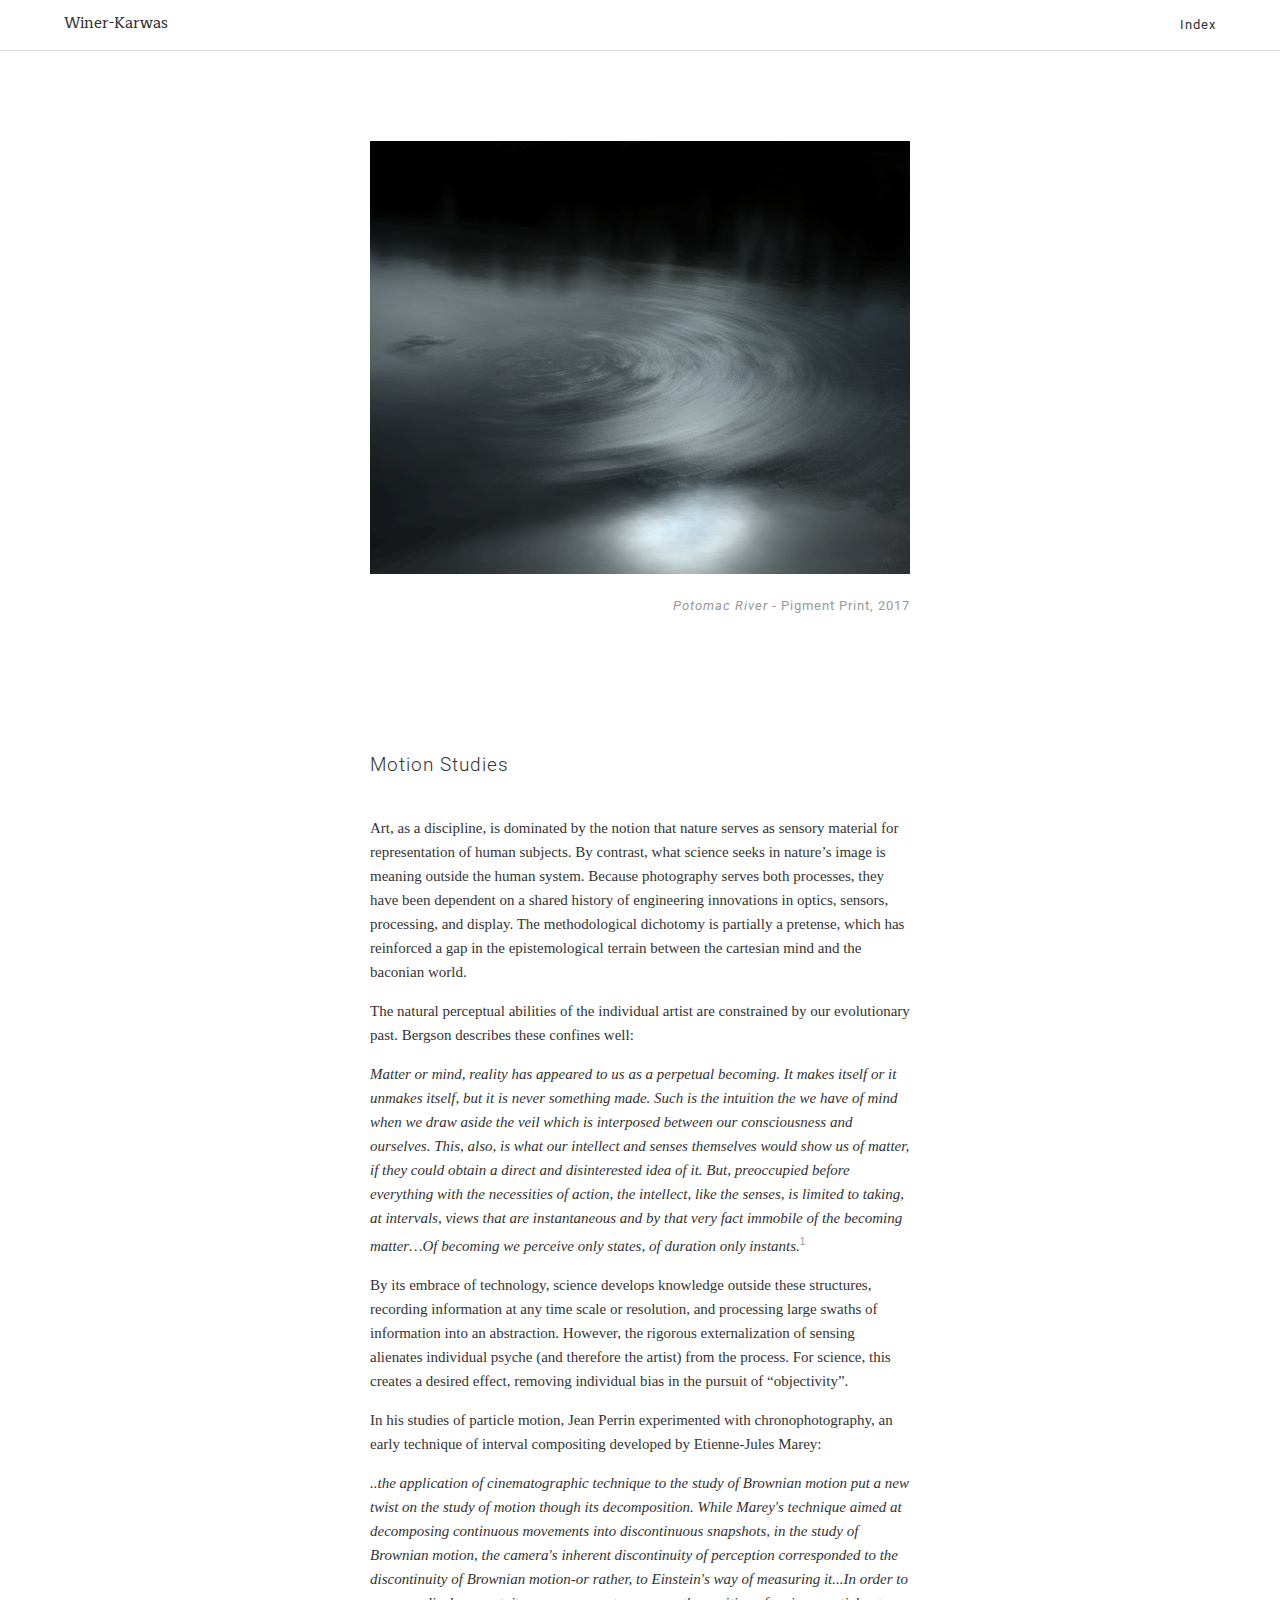
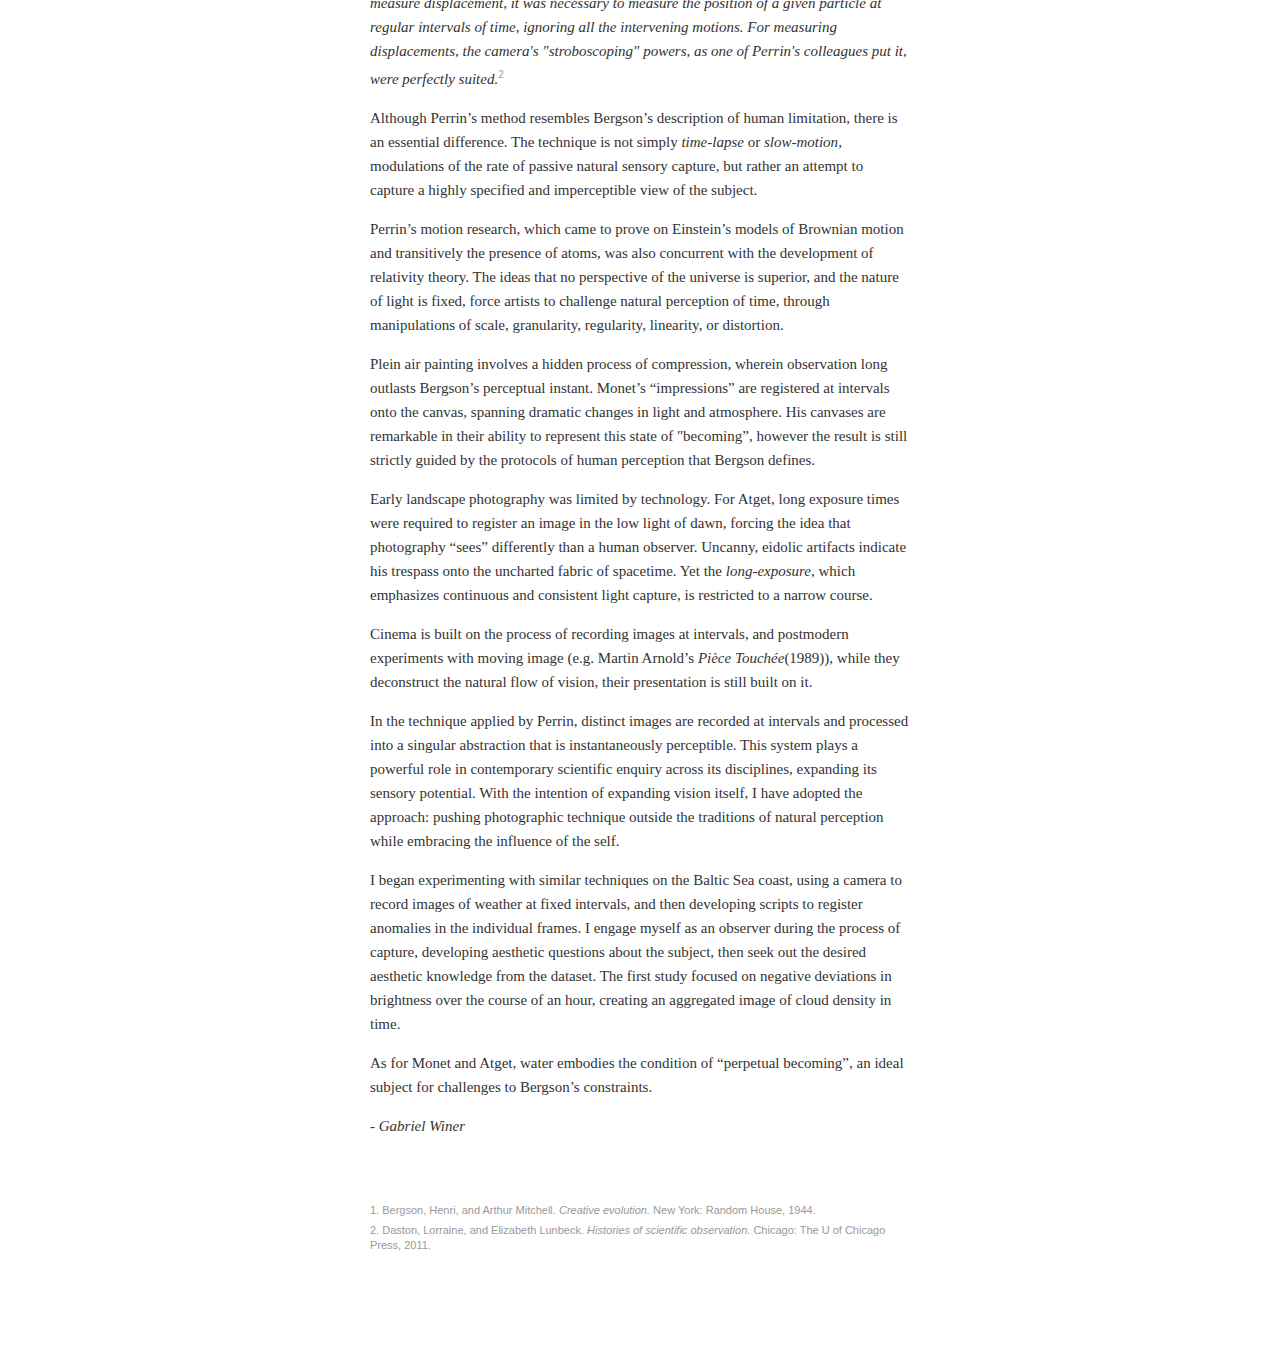
<file: motion.html>
<!DOCTYPE html>
<html>
<head>
  <meta name="viewport" content="width=device-width, initial-scale=1.0">
    <meta charset="utf-8">

<link rel="stylesheet" type="text/css" href="style.css">
<link href="https://fonts.googleapis.com/css?family=Maitree:500|Roboto:300,400" rel="stylesheet">
<title>Winer-Karwas</title>
</head>
<body style="margin: 0 0 0 0;">


       <div class="nav">
            <div class="page">
                <div class="navflex">
                    <div class="navtext logo"><a href="index.html">Winer-Karwas</a></div>
                    <div class="navtext"></div>
                    <div class="navtext"><a href="index.html">Index</a></div>
                </div>
            </div>
        </div>

    <div class="page">
<div class="content_container">
        <div class="content_box">
            <img src="ice.jpg">
            <div class="caption"><i>Potomac River</i> - Pigment Print, 2017</div>
        </div>

        <div class="content_box">


            <div class="title">Motion Studies</div>

            <p>Art, as a discipline, is dominated by the notion that nature serves as sensory material for representation of human subjects. By contrast, what science seeks in nature’s image is meaning outside the human system. Because photography serves both processes, they have been dependent on a shared history of engineering innovations in optics, sensors, processing, and display. The methodological dichotomy is partially a pretense, which has reinforced a gap in the epistemological terrain between the cartesian mind and the baconian world.
  </p>


            <p>The natural perceptual abilities of the individual artist are constrained by our evolutionary past.  Bergson describes these confines well:
    </p>
            <p><i>Matter or mind, reality has appeared to us as a perpetual becoming.  It makes itself or it unmakes itself, but it is never something made. Such is the intuition the we have of mind when we draw aside the veil which is interposed between our consciousness and ourselves. This, also, is what our intellect and senses themselves would show us of matter, if they could obtain a direct and disinterested idea of it. But, preoccupied before everything with the necessities of action, the intellect, like the senses, is limited to taking, at intervals, views that are instantaneous and by that very fact immobile of the becoming matter…Of becoming we perceive only states, of duration only instants.</i><sup>1</sup>
    </p>
            <p>By its embrace of technology, science develops knowledge outside these structures, recording information at any time scale or resolution, and processing large swaths of information into an abstraction. However, the rigorous externalization of sensing alienates individual psyche (and therefore the artist) from the process. For science, this creates a desired effect, removing individual bias in the pursuit of “objectivity”.
            </p>
            <p>In his studies of particle motion, Jean Perrin experimented with chronophotography, an early technique of interval compositing developed by Etienne-Jules Marey:
            </p>
            <p><i>..the application of cinematographic technique to the study of Brownian motion put a new twist on the study of motion though its decomposition. While Marey's technique aimed at decomposing continuous movements into discontinuous snapshots, in the study of Brownian motion, the camera's inherent discontinuity of perception corresponded to the discontinuity of Brownian motion-or rather, to Einstein's way of measuring it...In order to measure displacement, it was necessary to measure the position of a given particle at regular intervals of time, ignoring all the intervening motions. For measuring displacements, the camera's "stroboscoping" powers, as one of Perrin's colleagues put it, were perfectly suited.</i><sup>2</sup>

            </p>
            <p>Although Perrin’s method resembles Bergson’s description of human limitation, there is an essential difference. The technique is not simply <i>time-lapse</i> or <i>slow-motion</i>, modulations of the rate of passive natural sensory capture, but rather an attempt to capture a highly specified and imperceptible view of the subject.
</p>

            <p>Perrin’s motion research, which came to prove on Einstein’s models of Brownian motion and transitively the presence of atoms, was also concurrent with the development of relativity theory.  The ideas that no perspective of the universe is superior, and the nature of light is fixed, force artists to challenge natural perception of time, through manipulations of scale, granularity, regularity, linearity, or distortion.
            </p>
            <p>Plein air painting involves a hidden process of compression, wherein observation long outlasts Bergson’s perceptual instant. Monet’s “impressions” are registered at intervals onto the canvas, spanning dramatic changes in light and atmosphere. His canvases are remarkable in their ability to represent this state of "becoming”, however the result is still strictly guided by the protocols of human perception that Bergson defines.
</p>
            <p>Early landscape photography was limited by technology. For Atget, long exposure times were required to register an image in the low light of dawn, forcing the idea that photography “sees” differently than a human observer.  Uncanny, eidolic artifacts indicate his trespass onto the uncharted fabric of spacetime.  Yet the <i>long-exposure</i>, which emphasizes continuous and consistent light capture, is restricted to a narrow course.
</p>
            <p>Cinema is built on the process of recording images at intervals, and postmodern experiments with moving image (e.g. Martin Arnold’s <i>Pièce Touchée</i>(1989)), while they deconstruct the natural flow of vision, their presentation is still built on it.

</p>
            <p>In the technique applied by Perrin, distinct images are recorded at intervals and processed into a singular abstraction that is instantaneously perceptible.  This system plays a powerful role in contemporary scientific enquiry across its disciplines, expanding its sensory potential. With the intention of expanding vision itself, I have adopted the approach: pushing photographic technique outside the traditions of natural perception while embracing the influence of the self.  </p>
            <p>I began experimenting with similar techniques on the Baltic Sea coast, using a camera to record images of weather at fixed intervals, and then developing scripts to register anomalies in the individual frames. I engage myself as an observer during the process of capture, developing aesthetic questions about the subject, then seek out the desired aesthetic knowledge from the dataset.  The first study focused on negative deviations in brightness over the course of an hour, creating an aggregated image of cloud density in time.  </p>

              <p>As for Monet and Atget, water embodies the condition of “perpetual becoming”, an ideal subject for challenges to Bergson’s constraints.</p>
<p>- <i>Gabriel Winer</i></p>
            <div class="footnote_container">
              <div class="footnote">1. Bergson, Henri, and Arthur Mitchell. <i>Creative evolution.</i> New York: Random House, 1944. </div>
              <div class="footnote">2. Daston, Lorraine, and Elizabeth Lunbeck. <i>Histories of scientific observation.</i> Chicago: The U of Chicago Press, 2011.</div>

            </div>

        </div>

</div>
    </div>
</body>
</html>
</file>
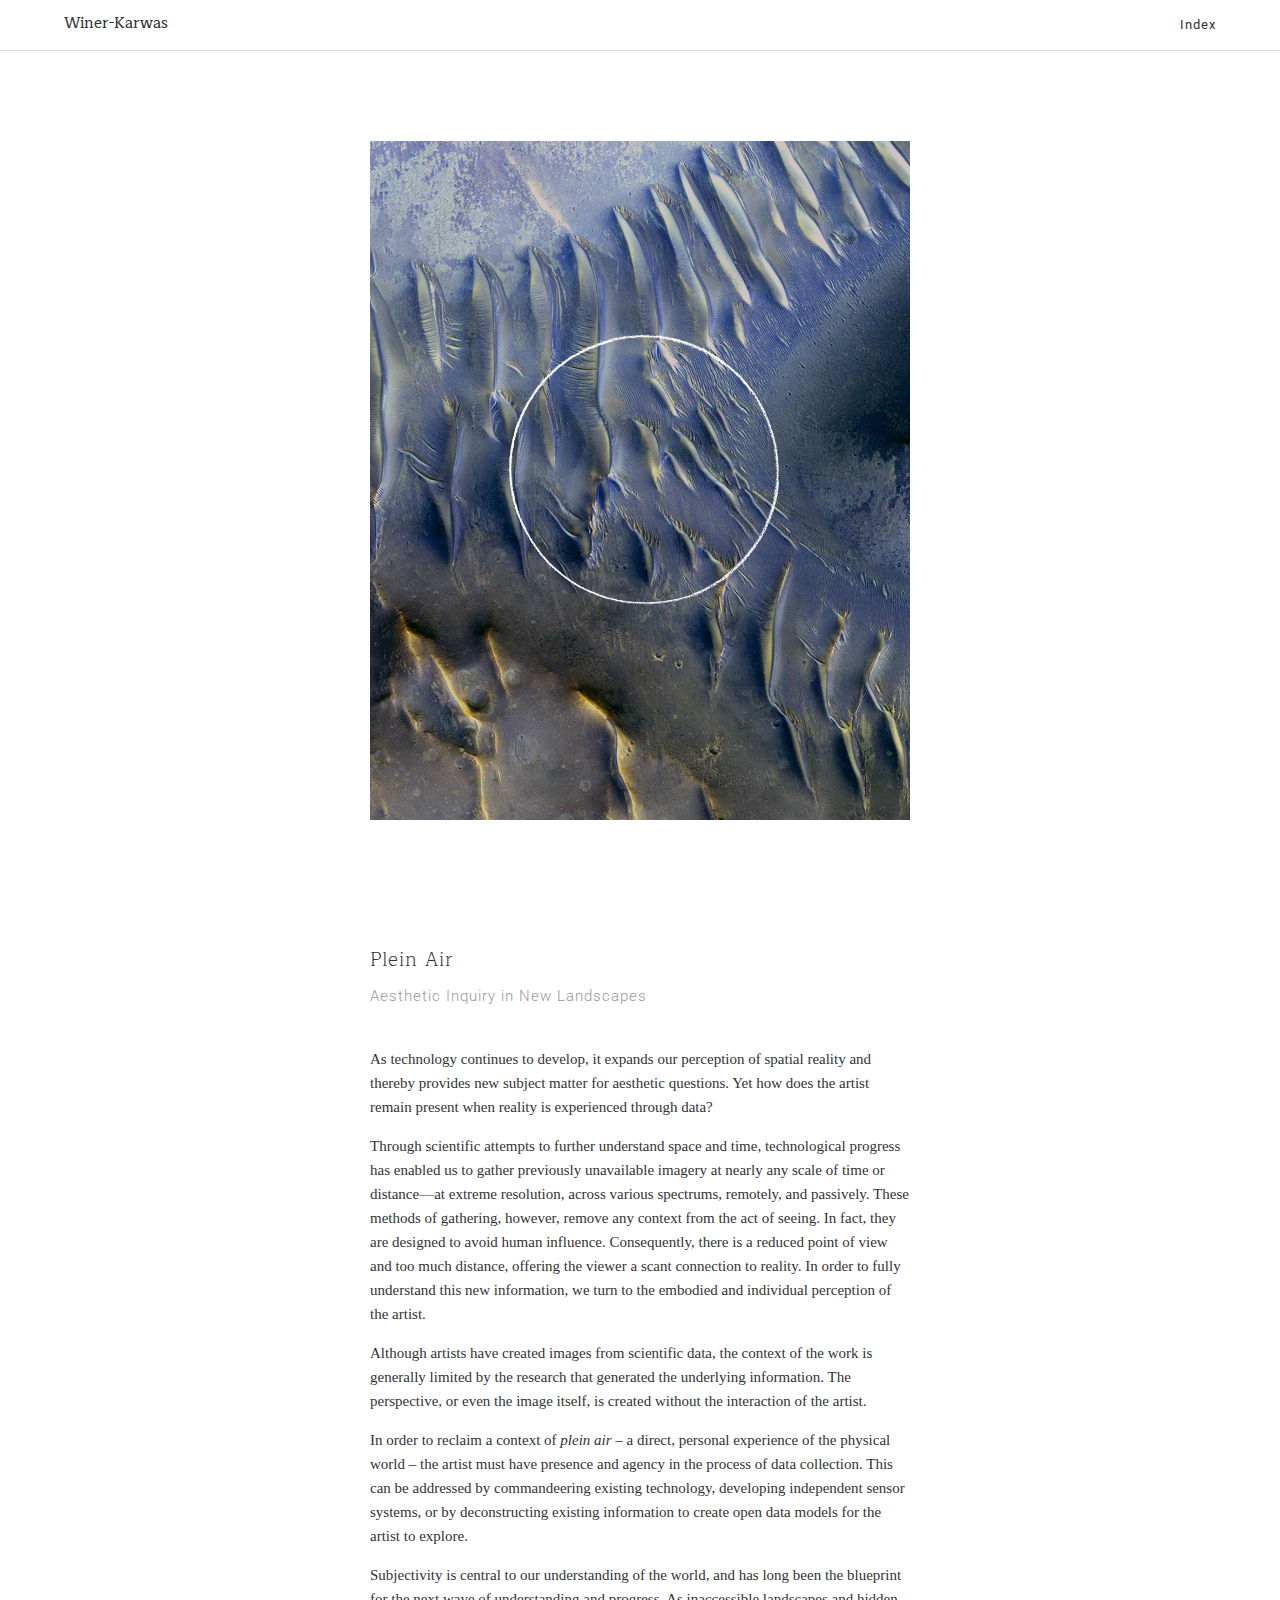
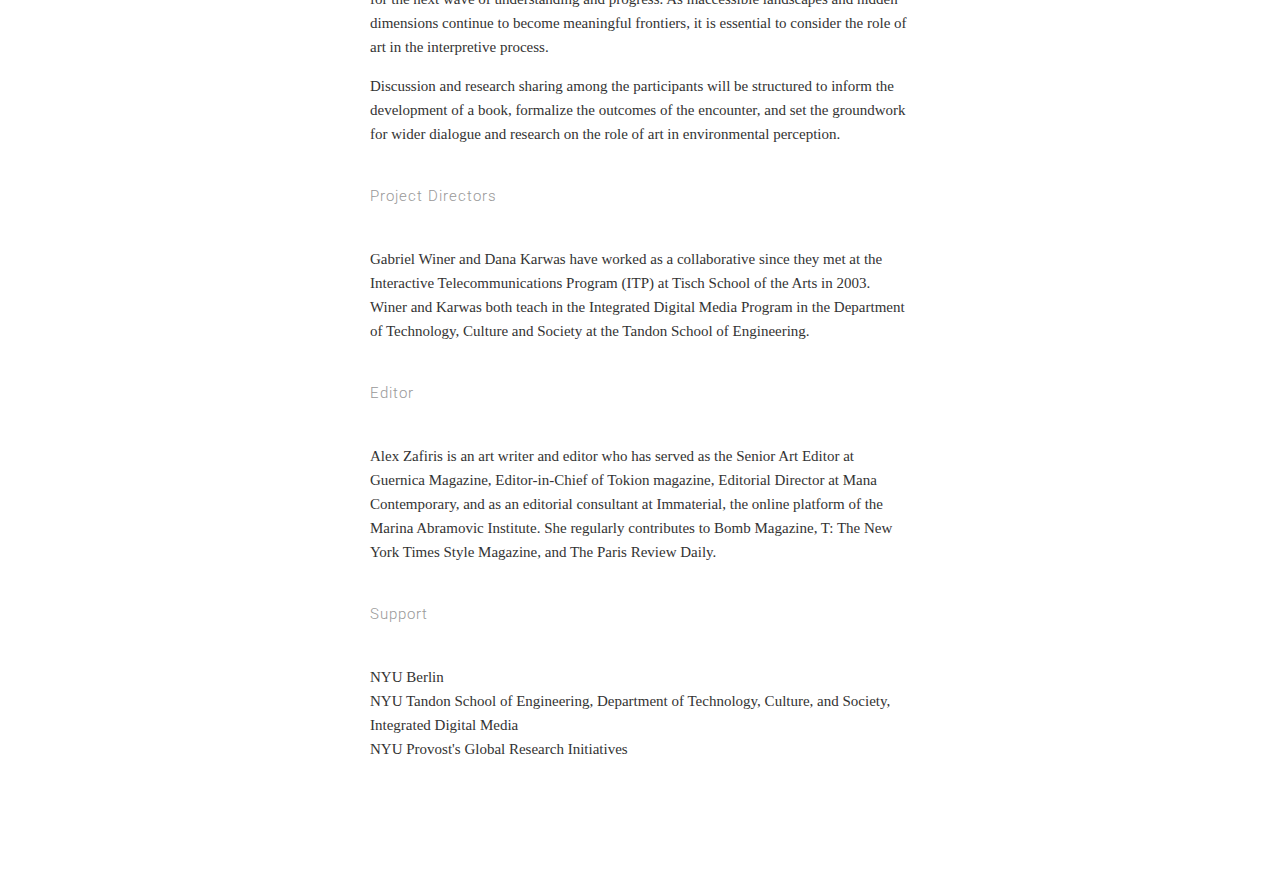
<file: publication.html>
<!DOCTYPE html>
<html>

<head>
  <meta name="viewport" content="width=device-width, initial-scale=1.0">
    <meta charset="utf-8">

    <link rel="stylesheet" type="text/css" href="style.css">
    <link href="https://fonts.googleapis.com/css?family=Maitree:500|Roboto:300,400" rel="stylesheet">
    <title>Winer-Karwas</title>
</head>

<body style="margin: 0 0 0 0;">


    <div class="nav">
        <div class="page">
            <div class="navflex">
                <div class="navtext logo"><a href="index.html">Winer-Karwas</a></div>
                <div class="navtext"></div>
                <div class="navtext"><a href="index.html">Index</a></div>
            </div>
        </div>
    </div>

  
  

     

  
  
    <div class="page">
<div class="content_container">
  
     <div class="content_box">
            <img src="pleinair.jpg">
            
        </div>

        <div class="content_box">
          


            <div class="title event">Plein Air</div>
            <div class="subtitle">Aesthetic Inquiry in New Landscapes</div>


            <p>As technology continues to develop, it expands our perception of spatial reality and thereby provides new subject matter for aesthetic questions. Yet how does the artist remain present when reality is experienced through data?

            </p>
            <p>Through scientific attempts to further understand space and time, technological progress has enabled us to gather previously unavailable imagery at nearly any scale of time or distance—at extreme resolution, across various spectrums, remotely, and passively. These methods of gathering, however, remove any context from the act of seeing. In fact, they are designed to avoid human influence. Consequently, there is a reduced point of view and too much distance, offering the viewer a scant connection to reality. In order to fully understand this new information, we turn to the embodied and individual perception of the artist.


            </p>
            <p>Although artists have created images from scientific data, the context of the work is generally limited by the research that generated the underlying information. The perspective, or even the image itself, is created without the interaction of the artist.
            </p>

            <p>In order to reclaim a context of <i>plein air</i> – a direct, personal experience of the physical world – the artist must have presence and agency in the process of data collection. This can be addressed by commandeering existing technology, developing independent sensor systems, or by deconstructing existing information to create open data models for the artist to explore.

            </p>
            <p>Subjectivity is central to our understanding of the world, and has long been the blueprint for the next wave of understanding and progress. As inaccessible landscapes and hidden dimensions continue to become meaningful frontiers, it is essential to consider the role of art in the interpretive process.
    </p>
    <p>  Discussion and research sharing among the participants will be structured to inform the development of a book, formalize the outcomes of the encounter, and set the groundwork for wider dialogue and research on the role of art in environmental perception. 
</p>
          
  
    <div class="subtitle" style="margin-top:40px;">Project Directors</div>


  <p>  Gabriel Winer and Dana Karwas have worked as a collaborative since they met at the Interactive Telecommunications Program (ITP) at Tisch School of the Arts in 2003.  Winer and Karwas both teach in the Integrated Digital Media Program in the Department of Technology, Culture and Society at the Tandon School of Engineering. 
</p>
           <div class="subtitle" style="margin-top:40px;">Editor</div>
       
  <p>  Alex Zafiris is an art writer and editor who has served as the Senior Art Editor at Guernica Magazine, Editor-in-Chief of Tokion magazine, Editorial Director at Mana Contemporary, and as an editorial consultant at Immaterial, the online platform of the Marina Abramovic Institute.  She regularly contributes to Bomb Magazine, T: The New York Times Style Magazine, and The Paris Review Daily.
</p>
       

  <div class="subtitle" style="margin-top:40px;">Support</div>
    <p>  
      NYU Berlin<br>
      NYU Tandon School of Engineering, Department of Technology, Culture, and Society, Integrated Digital Media<br>
      NYU Provost's Global Research Initiatives<br>
     
</p>
 
    </div>
   </div>
       </div>
</body>

</html>
</file>
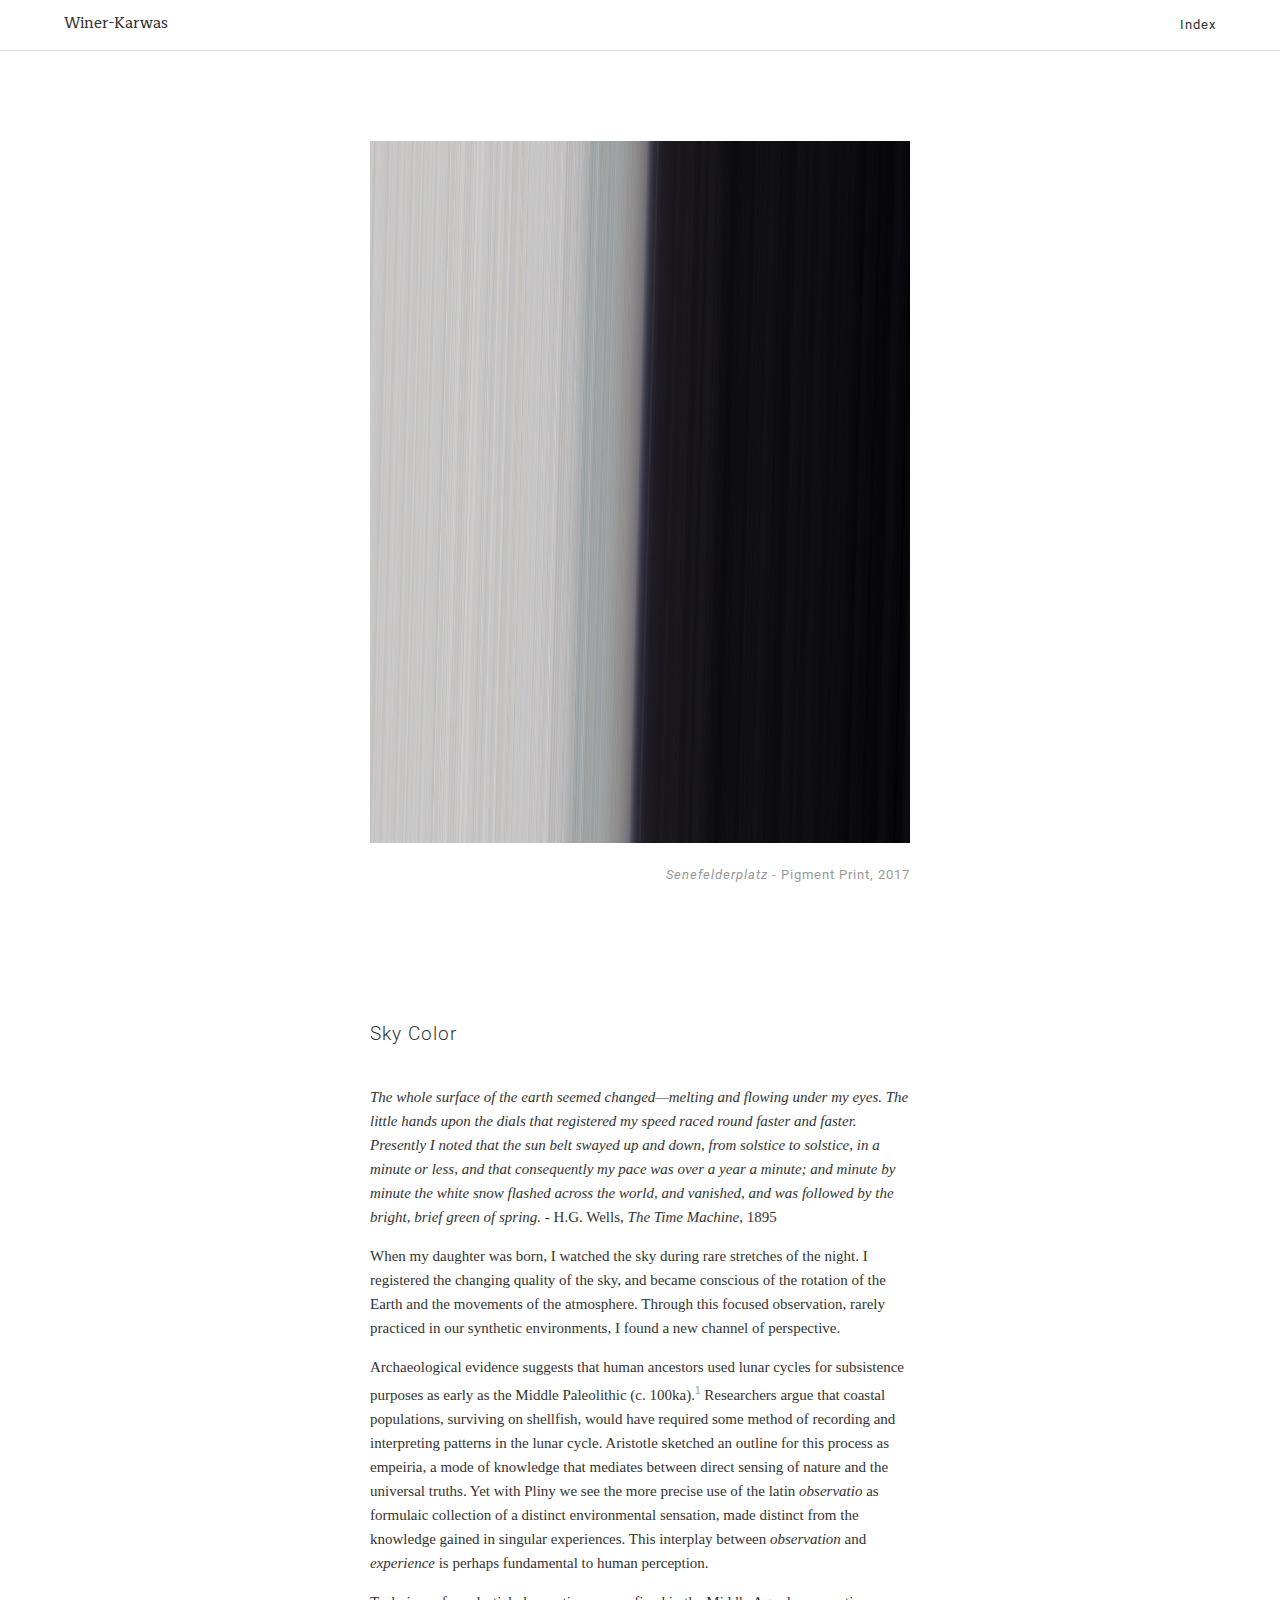
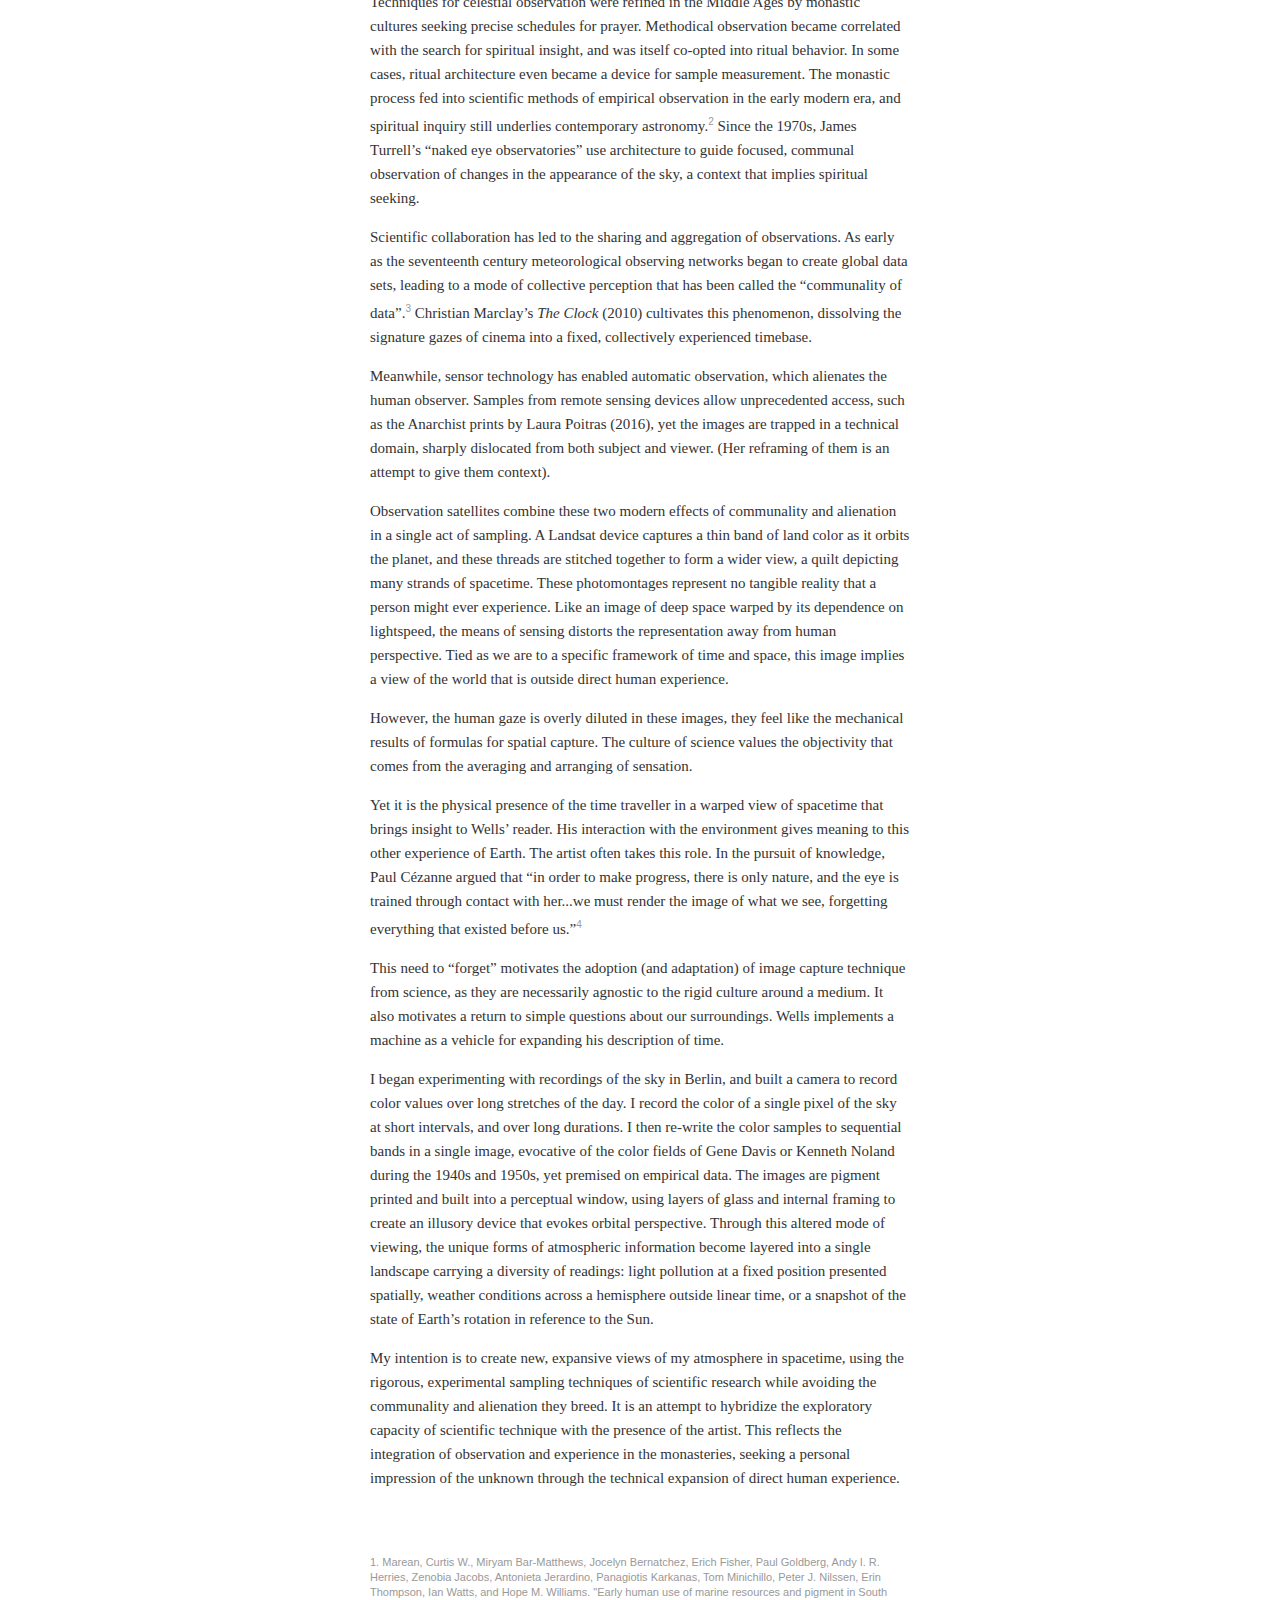
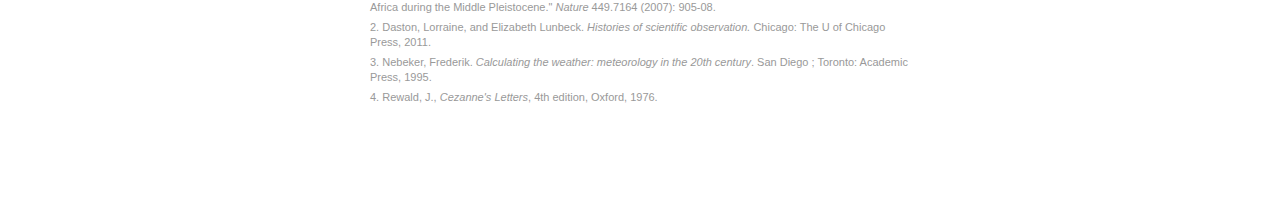
<file: sky.html>
<!DOCTYPE html>
<html>
<head>
  <meta name="viewport" content="width=device-width, initial-scale=1.0">
    <meta charset="utf-8">

<link rel="stylesheet" type="text/css" href="style.css">
<link href="https://fonts.googleapis.com/css?family=Maitree:500|Roboto:300,400" rel="stylesheet">
<title>Winer-Karwas</title>
</head>
<body style="margin: 0 0 0 0;">


       <div class="nav">
            <div class="page">
                <div class="navflex">
                    <div class="navtext logo"><a href="index.html">Winer-Karwas</a></div>
                    <div class="navtext"></div>
                    <div class="navtext"><a href="index.html">Index</a></div>
                </div>
            </div>
        </div>

    <div class="page">
<div class="content_container">
        <div class="content_box">
                <img src="sene.jpg">
                <div class="caption"><i>Senefelderplatz</i> - Pigment Print, 2017</div>
            </div>

            <div class="content_box">


                <div class="title">Sky Color</div>

                <p><i>The whole surface of the earth seemed changed—melting and flowing under my eyes. The little hands upon the dials that registered my speed raced round faster and faster. Presently I noted that the sun belt swayed up and down, from solstice to solstice, in a minute or less, and that consequently my pace was over a year a minute; and minute by minute the white snow flashed across the world, and vanished, and was followed by the bright, brief green of spring.</i>
                    - H.G. Wells, <i>The Time Machine</i>, 1895 </p>

                <p>When my daughter was born, I watched the sky during rare stretches of the night. I registered the changing quality of the sky, and became conscious of the rotation of the Earth and the movements of the atmosphere. Through this focused
                    observation, rarely practiced in our synthetic environments, I found a new channel of perspective.
                </p>
                <p>Archaeological evidence suggests that human ancestors used lunar cycles for subsistence purposes as early as the Middle Paleolithic (c. 100ka).<sup>1</sup> Researchers argue that coastal populations, surviving on shellfish, would have
                    required some method of recording and interpreting patterns in the lunar cycle. Aristotle sketched an outline for this process as empeiria, a mode of knowledge that mediates between direct sensing of nature and the universal truths.
                    Yet with Pliny we see the more precise use of the latin <i>observatio</i> as formulaic collection of a distinct environmental sensation, made distinct from the knowledge gained in singular experiences. This interplay between <i>observation</i>                    and <i>experience</i> is perhaps fundamental to human perception.

                </p>
                <p>Techniques for celestial observation were refined in the Middle Ages by monastic cultures seeking precise schedules for prayer. Methodical observation became correlated with the search for spiritual insight, and was itself co-opted into
                    ritual behavior. In some cases, ritual architecture even became a device for sample measurement. The monastic process fed into scientific methods of empirical observation in the early modern era, and spiritual inquiry still underlies
                    contemporary astronomy.<sup>2</sup> Since the 1970s, James Turrell’s “naked eye observatories” use architecture to guide focused, communal observation of changes in the appearance of the sky, a context that implies spiritual seeking.
                </p>
                <p>Scientific collaboration has led to the sharing and aggregation of observations. As early as the seventeenth century meteorological observing networks began to create global data sets, leading to a mode of collective perception that has
                    been called the “communality of data”.<sup>3</sup> Christian Marclay’s <i>The Clock</i> (2010) cultivates this phenomenon, dissolving the signature gazes of cinema into a fixed, collectively experienced timebase. </p>
                <p>Meanwhile, sensor technology has enabled automatic observation, which alienates the human observer. Samples from remote sensing devices allow unprecedented access, such as the Anarchist prints by Laura Poitras (2016), yet the images are
                    trapped in a technical domain, sharply dislocated from both subject and viewer. (Her reframing of them is an attempt to give them context).
                </p>
                <p>Observation satellites combine these two modern effects of communality and alienation in a single act of sampling. A Landsat device captures a thin band of land color as it orbits the planet, and these threads are stitched together to
                    form a wider view, a quilt depicting many strands of spacetime. These photomontages represent no tangible reality that a person might ever experience. Like an image of deep space warped by its dependence on lightspeed, the means of
                    sensing distorts the representation away from human perspective. Tied as we are to a specific framework of time and space, this image implies a view of the world that is outside direct human experience.

                </p>
                <p>However, the human gaze is overly diluted in these images, they feel like the mechanical results of formulas for spatial capture. The culture of science values the objectivity that comes from the averaging and arranging of sensation.</p>

                <p>Yet it is the physical presence of the time traveller in a warped view of spacetime that brings insight to Wells’ reader. His interaction with the environment gives meaning to this other experience of Earth. The artist often takes this
                    role. In the pursuit of knowledge, Paul Cézanne argued that “in order to make progress, there is only nature, and the eye is trained through contact with her...we must render the image of what we see, forgetting everything that existed
                    before us.”<sup>4</sup>

                </p>
                <p>This need to “forget” motivates the adoption (and adaptation) of image capture technique from science, as they are necessarily agnostic to the rigid culture around a medium. It also motivates a return to simple questions about our surroundings.
                    Wells implements a machine as a vehicle for expanding his description of time.
                </p>
                <p>I began experimenting with recordings of the sky in Berlin, and built a camera to record color values over long stretches of the day. I record the color of a single pixel of the sky at short intervals, and over long durations. I then re-write
                    the color samples to sequential bands in a single image, evocative of the color fields of Gene Davis or Kenneth Noland during the 1940s and 1950s, yet premised on empirical data. The images are pigment printed and built into a perceptual
                    window, using layers of glass and internal framing to create an illusory device that evokes orbital perspective. Through this altered mode of viewing, the unique forms of atmospheric information become layered into a single landscape
                    carrying a diversity of readings: light pollution at a fixed position presented spatially, weather conditions across a hemisphere outside linear time, or a snapshot of the state of Earth’s rotation in reference to the Sun.
                </p>
                <p>My intention is to create new, expansive views of my atmosphere in spacetime, using the rigorous, experimental sampling techniques of scientific research while avoiding the communality and alienation they breed. It is an attempt to hybridize
                    the exploratory capacity of scientific technique with the presence of the artist. This reflects the integration of observation and experience in the monasteries, seeking a personal impression of the unknown through the technical expansion
                    of direct human experience.
                </p>
                <div class="footnote_container">
                    <div class="footnote">1. Marean, Curtis W., Miryam Bar-Matthews, Jocelyn Bernatchez, Erich Fisher, Paul Goldberg, Andy I. R. Herries, Zenobia Jacobs, Antonieta Jerardino, Panagiotis Karkanas, Tom Minichillo, Peter J. Nilssen, Erin Thompson, Ian Watts, and
                        Hope M. Williams. "Early human use of marine resources and pigment in South Africa during the Middle Pleistocene." <i>Nature</i> 449.7164 (2007): 905-08. </div>
                    <div class="footnote">2. Daston, Lorraine, and Elizabeth Lunbeck. <i>Histories of scientific observation.</i> Chicago: The U of Chicago Press, 2011.</div>
                    <div class="footnote">3. Nebeker, Frederik. <i>Calculating the weather: meteorology in the 20th century</i>. San Diego ; Toronto: Academic Press, 1995.</div>
                    <div class="footnote">4. Rewald, J., <i>Cezanne's Letters</i>, 4th edition, Oxford, 1976.</div>
                </div>

            </div>

        </div>
    </div>
</body>

</html>
</file>
<file: style.css>
p {
    font-family: 'Times New Roman', serif;
    font-weight: 400;
    line-height: 160%;
    font-size: 15px;
    text-align: left;
    color: #333;
}

p a:link, a:active, a:visited, a:hover {
    text-decoration: underline;
}

.footnote {
    font-family: sans-serif;
    font-weight: 400;
    font-size: 11px;
    color: #999;
    line-height: 15px;
    padding-bottom: 5px;
}

.footnote_container {
    padding-top: 50px;
}

a {
    text-decoration: none;
    color: inherit;
}

sup {
    font-family: sans-serif;
    font-weight: 400;
    font-size: 10px;
    color: #999;
}

.nav{
  border-bottom:1px solid #ddd;
  height:50px;
  margin:0 0 60px 0;
  font-family:Roboto;
  font-weight:400;
  font-size:13px;
  letter-spacing: 1px;
  color: #333;
}
.navflex{
  display:flex;justify-content: space-between;
}
.navtext{
  margin-top: 17px;
  flex: 0 1 auto;
}
.logo{
  font-family:Maitree, serif;
  font-weight:500;
  font-size:15px;
  margin-top: 11px;
  letter-spacing: 0px;
}

.centerlogo{
  font-family:Maitree, serif;
  font-weight:500;
  font-size:21px;
  letter-spacing: 0px;
    margin-top: 150px;
  text-align: center;
}

.page {
    margin: 0 5% 70px 5%;
}

.thumb_container {
    display: flex;
    flex-wrap: wrap;
    justify-content: center;
    align-items: flex-end;
}

.thumb {
    padding: 30px;
    flex: 0 1 320px;

}

.thumb img {
    width: 100%;
}
.thumb_title{
  margin:10px 0 0 0;
  letter-spacing: 1px;
  color: #333;
  font-family:Roboto, sans-serif;;
  font-weight:400;
  font-size:13px;
  text-align:left;
}

.content_container {
    display: block;
    margin: 0 auto;
    max-width: 600px;
}

.content_box{
  padding: 30px;
}

.content_box img{
width: 100%;
}



.caption{
  margin:20px 0 20px 0;
  letter-spacing: 1px;
  color: #999;
  font-family:Roboto, sans-serif;;
  font-weight:400;
  font-size:13px;
  text-align:right;
}

.title{
  margin: 60px 0 40px 0;
  letter-spacing: 1px;
  color: #333;
  font-family:Roboto, sans-serif;;
  font-weight:300;
  font-size:19px;
}

.event{
  margin-bottom: 10px;
  letter-spacing: 1px;
    font-family:Maitree, serif;
}

.subtitle{
  margin: 0 0 40px 0;
  letter-spacing: 1px;
  color: #999;
  font-family:Roboto, sans-serif;;
  font-weight:300;
  font-size:15px;
  line-height: 21px;
}
</file>
